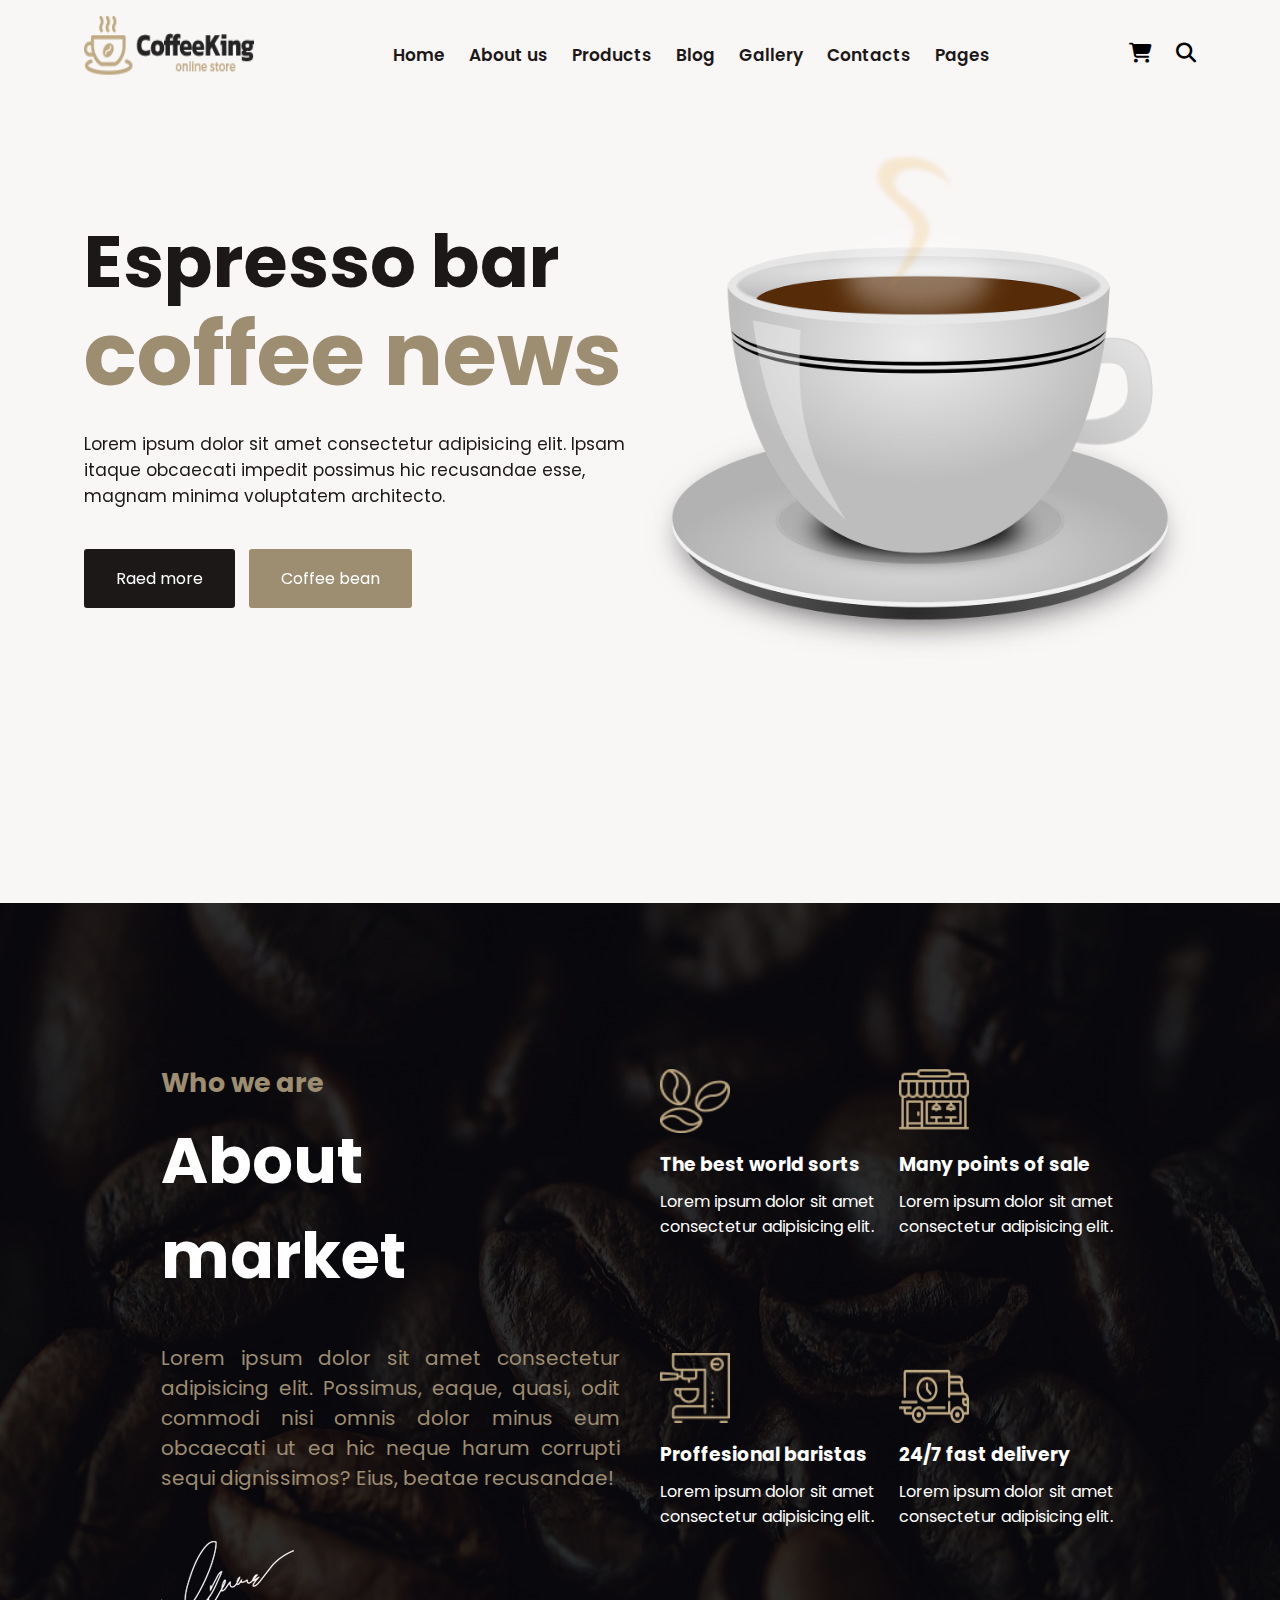
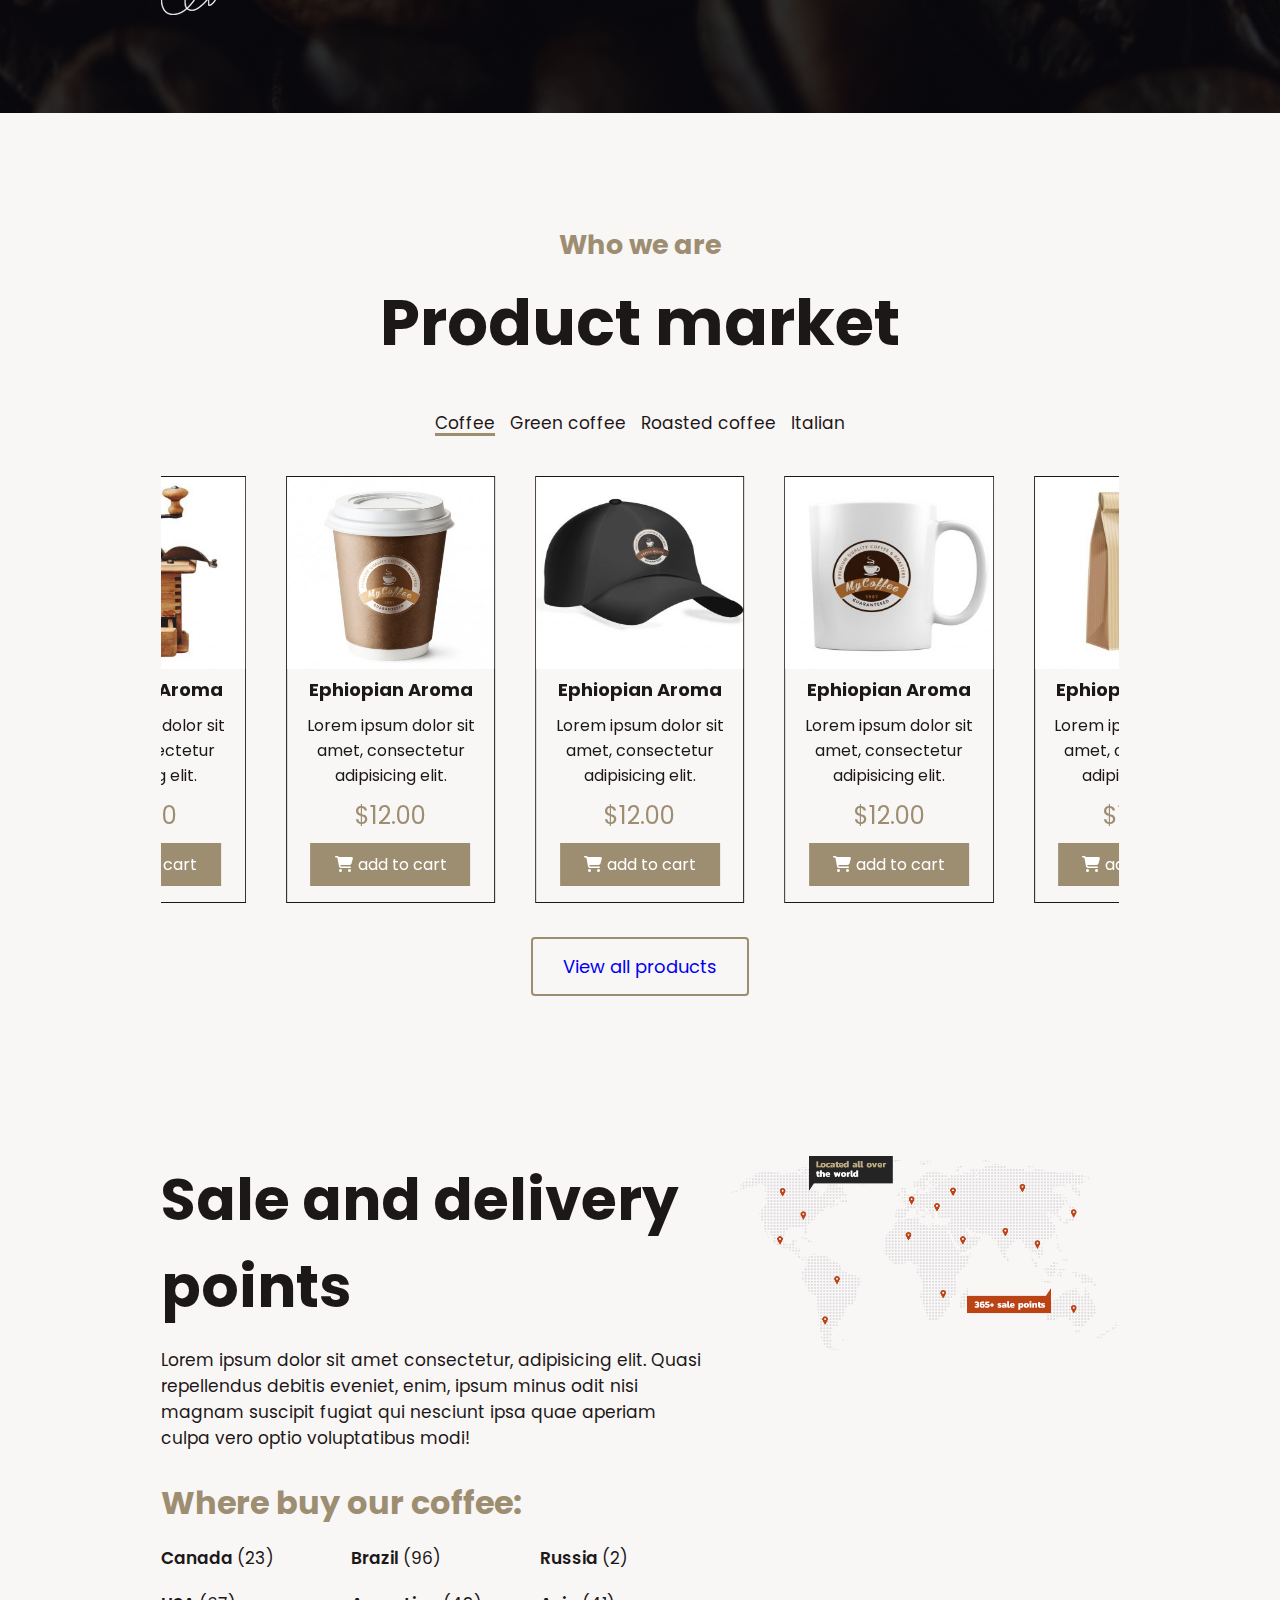
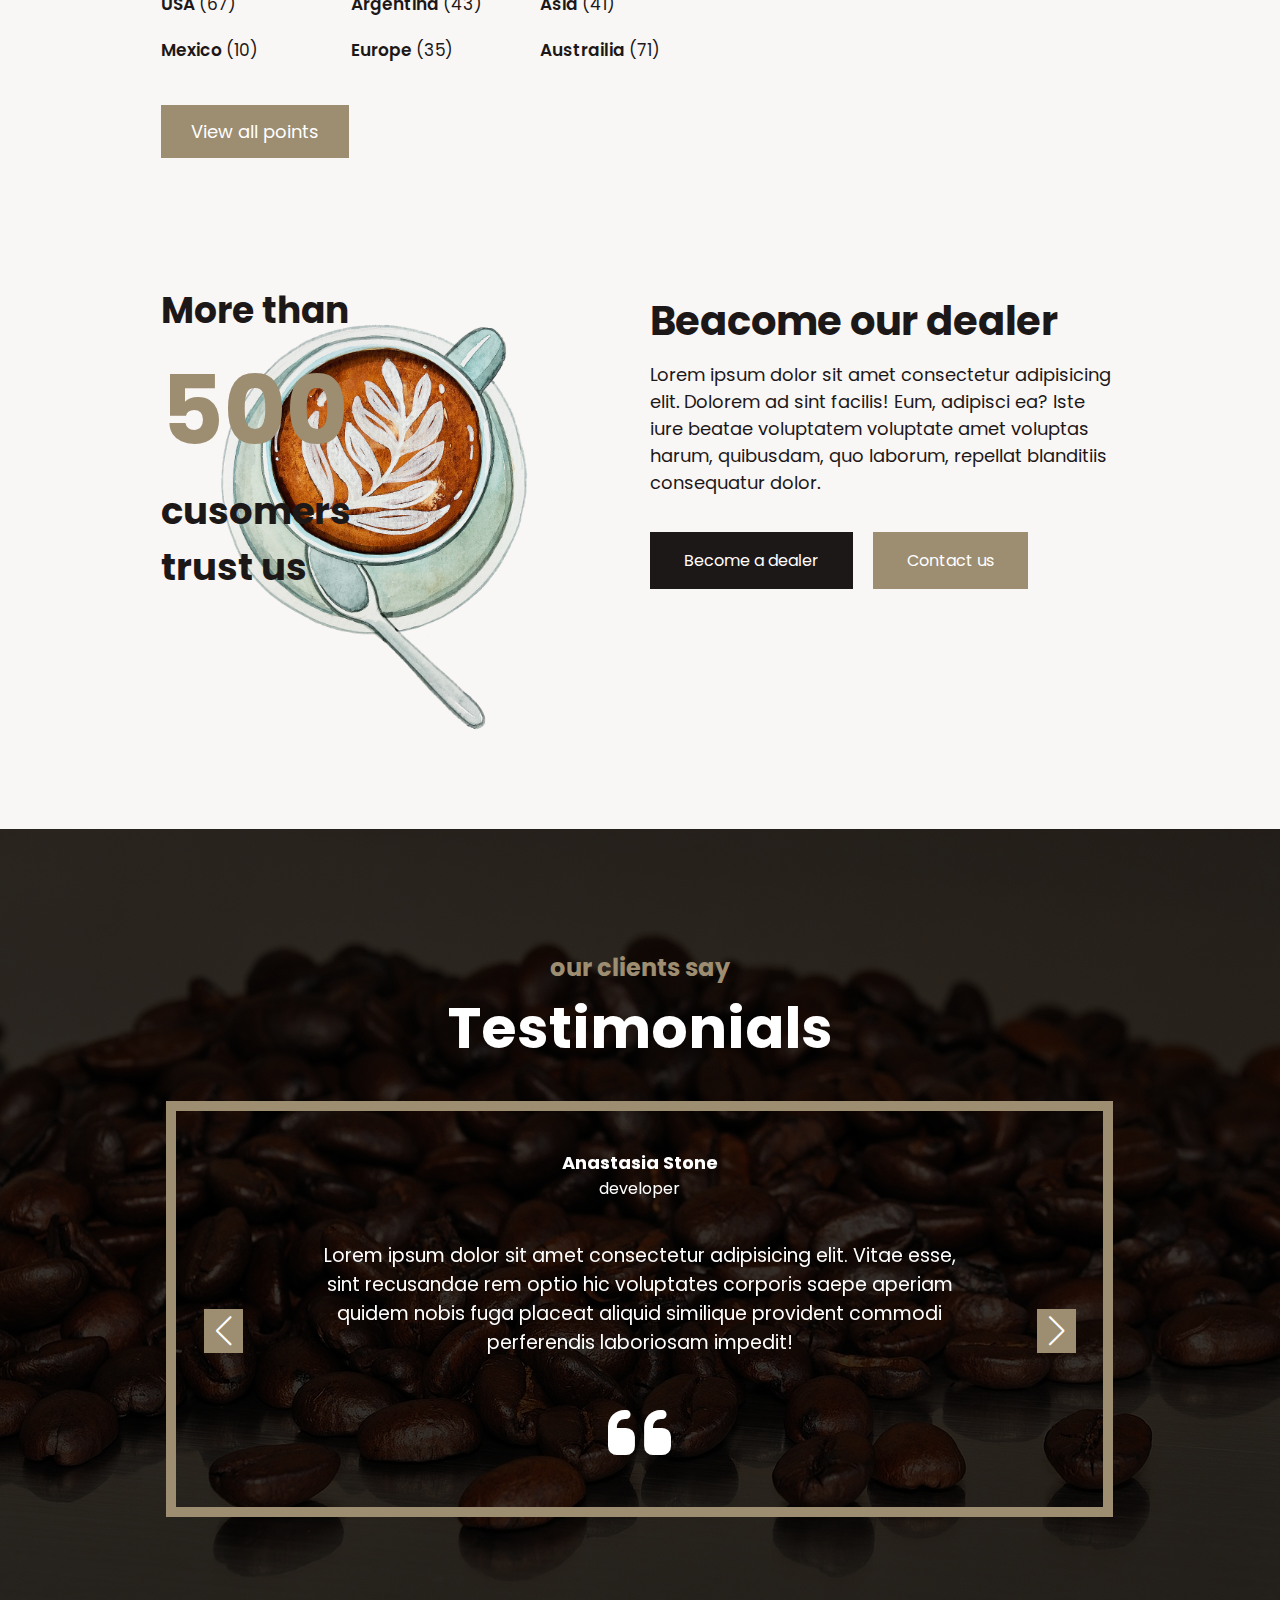
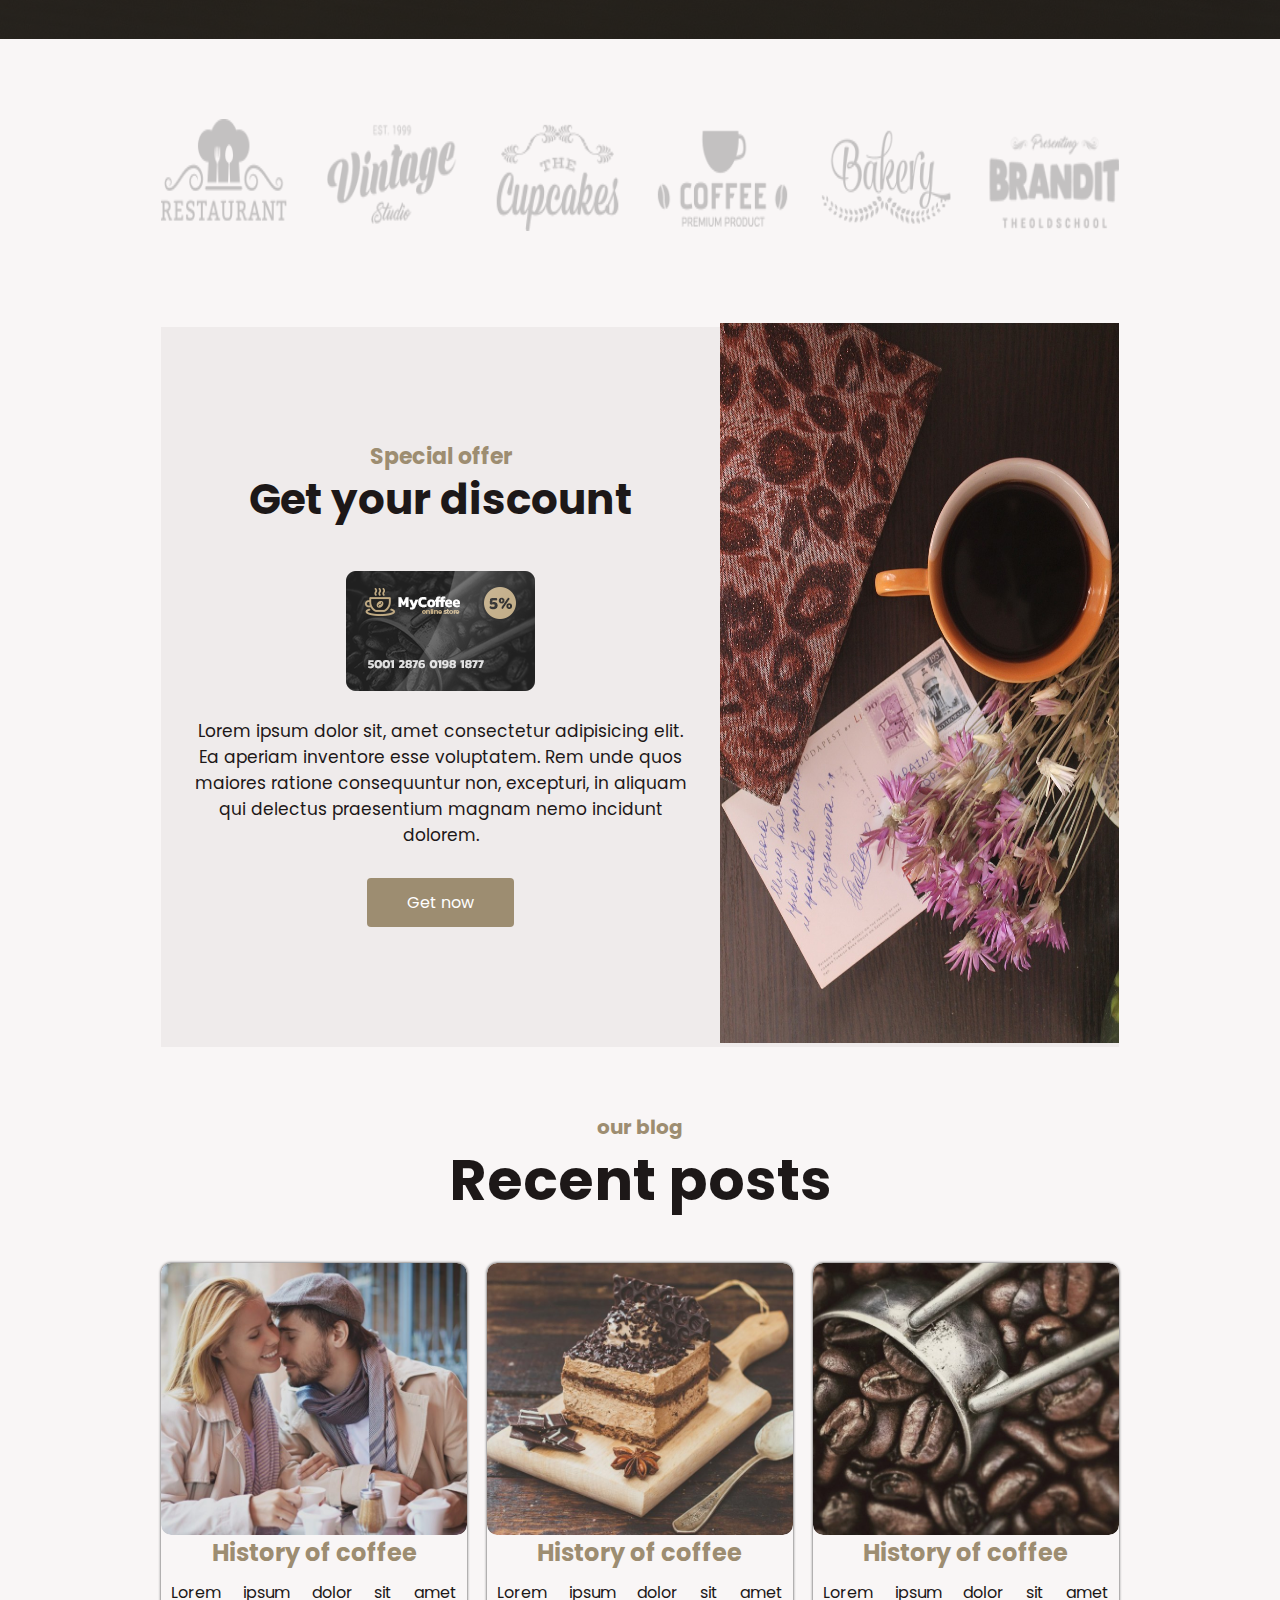
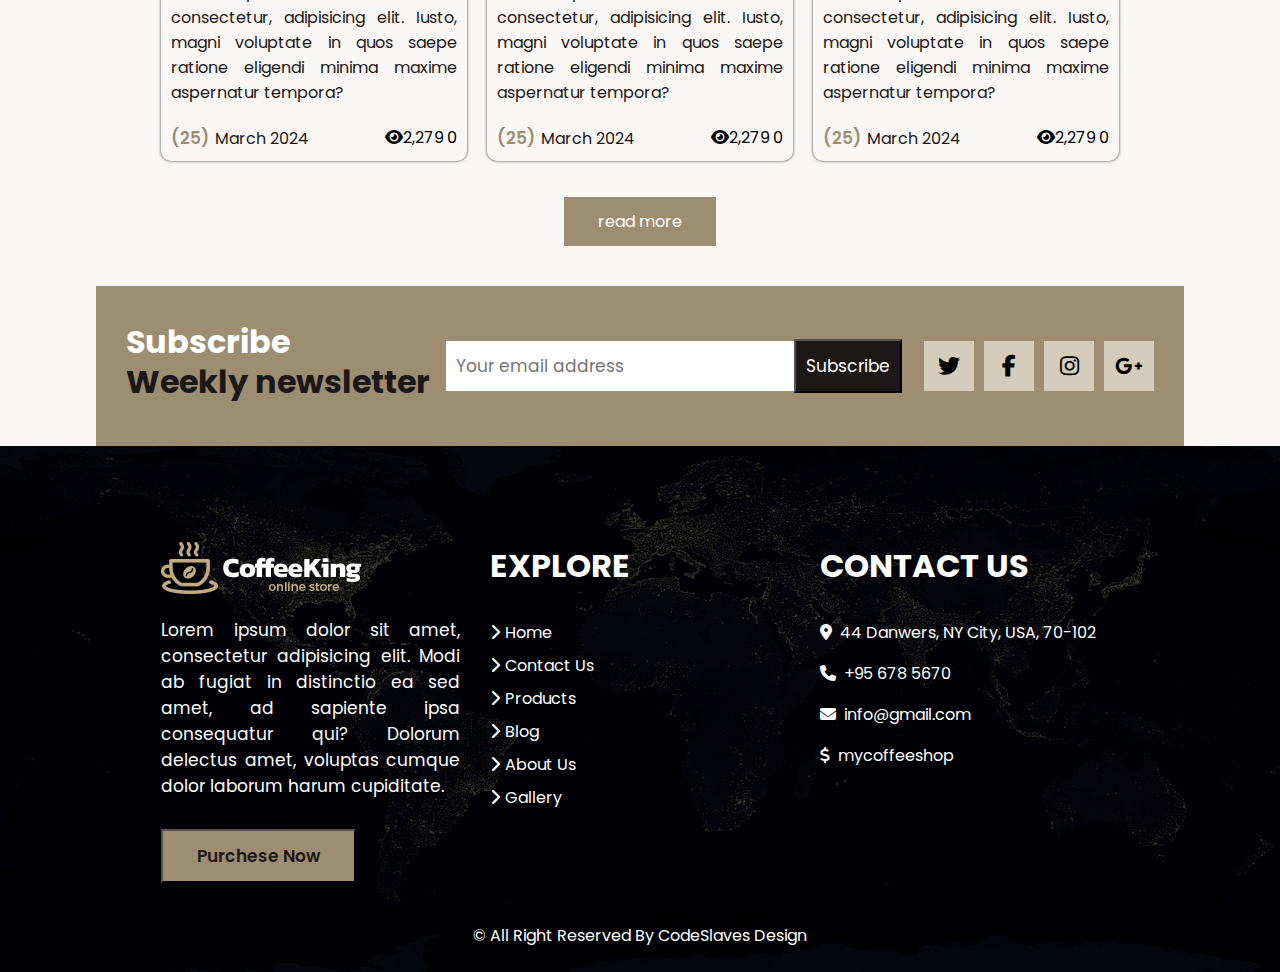
<file: Complete Coffee Shop Website/index.html>
<!DOCTYPE html>
<html lang="en">
<head>
    <meta charset="UTF-8">
    <meta name="viewport" content="width=device-width, initial-scale=1.0">
    
    <!---- Title -->
    <title>Home Page - Coffee Shop Website</title>

    <!-- Google Font -->
    <link rel="preconnect" href="https://fonts.googleapis.com">
    <link rel="preconnect" href="https://fonts.gstatic.com" crossorigin>
    <link href="https://fonts.googleapis.com/css2?family=Poppins:ital,wght@0,100;0,200;0,300;0,400;0,500;0,600;0,700;0,800;0,900;1,100;1,200;1,300;1,400;1,500;1,600;1,700;1,800;1,900&display=swap" rel="stylesheet">

    <!-- Font Awesome -->
    <link href="https://cdnjs.cloudflare.com/ajax/libs/font-awesome/6.5.1/css/all.min.css" rel="stylesheet">
    <link rel="stylesheet" href="https://cdn.jsdelivr.net/npm/swiper@11/swiper-bundle.min.css"/>

    <!---- Customer Css File -->
    <link rel="stylesheet" href="css/style.css">
</head>
<body>

    <!---- Navbar start ---->
    <div class="header">
        <div class="logo">
            <a href="#"><img src="img/logo.png" alt="image"></a>
        </div>
        <ul class="navbar">
            <li><a href="#">Home</a></li>
            <li><a href="#">About us</a>
                <ul class="drop-down">
                    <li><a href="#">About Us</a></li>
                    <li><a href="#">Delivery</a></li>
                    <li><a href="#">Events</a></li>
                    <li><a href="#">Special Offers</a></li>
                    <li><a href="#">Testimonials</a></li>
                </ul>
            </li>
            <li><a href="#">Products</a>
                <ul class="drop-down">
                    <li><a href="#">Shop</a></li>
                    <li><a href="#">Cart</a></li>
                    <li><a href="#">Checkout</a></li>
                    <li><a href="#">My Account</a></li>
                    <li><a href="#">Testimonials</a></li>
                </ul>
            </li>
            <li><a href="#">Blog</a>
                <ul class="drop-down">
                    <li><a href="#">Blog One Column</a></li>
                    <li><a href="#">Blog Two Column</a></li>
                    <li><a href="#">Blog Three Column</a></li>
                </ul>
            </li>
            <li><a href="#">Gallery</a>
                <ul class="drop-down">
                    <li><a href="#">Gallery 1-Column</a></li>
                    <li><a href="#">Gallery 2 Column</a></li>
                    <li><a href="#">Gallery 3 Column</a></li>
                </ul>
            </li>
            <li><a href="#">Contacts</a></li>
            <li><a href="#">Pages</a></li>
            
            <i class="fa-solid fa-x" id="close"></i>
        </ul>
        <div class="cart">
            <i class="fa-solid fa-cart-shopping"></i>
            <i class="fa-solid fa-search"></i>
            <i class="fa-solid fa-bars" id="menu"></i>
        </div>
    </div>

    <!---- Navbar ends ---->
    <!---- Home start ---->
    <div class="container">
        <div class="swiper mySwiper">
            <div class="swiper-wrapper">
                <div class="swiper-slide slide">
                    <div class="info">
                        <h1>Espresso bar</h1>
                        <h3>coffee news</h3>
                        <p>Lorem ipsum dolor sit amet consectetur adipisicing elit. Ipsam itaque obcaecati impedit possimus hic recusandae esse, magnam minima voluptatem architecto.</p>

                        <button class="black">Raed more</button>
                        <button class="brown">Coffee bean</button>
                    </div>
                    <img src="img/home-1.png" alt="">
                </div>
                <div class="swiper-slide slide">
                    <div class="info">
                        <h1>Online store</h1>
                        <h3>your market</h3>
                        <p>Lorem ipsum dolor sit amet consectetur adipisicing elit. Ipsam itaque obcaecati impedit possimus hic recusandae esse, magnam minima voluptatem architecto.</p>

                        <button class="brown">View products</button>
                        <button class="black">Raed more</button>
                    </div>
                    <img src="img/home-2.png" alt="">
                </div>
                <div class="swiper-slide slide">
                    <div class="info">
                        <h1>Coffee market</h1>
                        <h3>online store</h3>
                        <p>Lorem ipsum dolor sit amet consectetur adipisicing elit. Ipsam itaque obcaecati impedit possimus hic recusandae esse, magnam minima voluptatem architecto.</p>

                        <button class="black">Raed more</button>
                        <button class="brown">View products</button>
                    </div>
                    <img src="img/home-3.png" alt="">
                </div>
            </div>
            <div class="swiper-pagination"></div>
          </div>
    </div>
    <!---- Home ends ---->

    <!---- About start ---->
    <section class="about">
        <div class="about-row">
            <div class="about-col-1">
                <h6>Who we are</h6>
                <h2>About market</h2>
                <p>Lorem ipsum dolor sit amet consectetur adipisicing elit. Possimus, eaque, quasi, odit commodi nisi omnis dolor minus eum obcaecati ut ea hic neque harum corrupti sequi dignissimos? Eius, beatae recusandae!</p>
                <img src="img/sign.png" alt="">
            </div>
            <div class="about-col-2">
                <div class="col-1">
                    <img src="img/about-icon-1.png" alt="">
                    <h3>The best world sorts</h3>
                    <p>Lorem ipsum dolor sit amet consectetur adipisicing elit.</p>
                </div>
                <div class="col-1">
                    <img src="img/about-icon-2.png" alt="">
                    <h3>Many points of sale</h3>
                    <p>Lorem ipsum dolor sit amet consectetur adipisicing elit.</p>
                </div>
                <div class="col-1">
                    <img src="img/about-icon-3.png" alt="">
                    <h3>Proffesional baristas</h3>
                    <p>Lorem ipsum dolor sit amet consectetur adipisicing elit.</p>
                </div>
                <div class="col-1">
                    <img src="img/about-icon-4.png" alt="">
                    <h3>24/7 fast delivery</h3>
                    <p>Lorem ipsum dolor sit amet consectetur adipisicing elit.</p>
                </div>
            </div>
        </div>
    </section>
    
    <!---- About ends ---->

    <!---- Products start ---->
    <section class="products">
        <h6>Who we are</h6>
        <h2>Product market</h2>

        <div class="items">
            <button>Coffee</button>
            <button>Green coffee</button>
            <button>Roasted coffee</button>
            <button>Italian</button>
        </div>

        <div class="product-row">
            <div class="product-col">
                <div class="swiper myProducts">
                    <div class="swiper-wrapper">
                        <div class="swiper-slide slide">
                            <img src="img/c-1.jpg" alt="">
                            <h4>Ephiopian Aroma</h4>
                            <p>Lorem ipsum dolor sit amet, consectetur adipisicing elit.</p>
                            <span>$12.00</span>
                            <button><i class="fa-solid fa-cart-shopping"></i>add to cart</button>
                        </div>
                        <div class="swiper-slide slide">
                            <img src="img/c-2.jpg" alt="">
                            <h4>Ephiopian Aroma</h4>
                            <p>Lorem ipsum dolor sit amet, consectetur adipisicing elit.</p>
                            <span>$12.00</span>
                            <button><i class="fa-solid fa-cart-shopping"></i>add to cart</button>
                        </div>
                        <div class="swiper-slide slide">
                            <img src="img/c-3.jpg" alt="">
                            <h4>Ephiopian Aroma</h4>
                            <p>Lorem ipsum dolor sit amet, consectetur adipisicing elit.</p>
                            <span>$12.00</span>
                            <button><i class="fa-solid fa-cart-shopping"></i>add to cart</button>
                        </div>
                        <div class="swiper-slide slide">
                            <img src="img/c-4.jpg" alt="">
                            <h4>Ephiopian Aroma</h4>
                            <p>Lorem ipsum dolor sit amet, consectetur adipisicing elit.</p>
                            <span>$12.00</span>
                            <button><i class="fa-solid fa-cart-shopping"></i>add to cart</button>
                        </div>
                        <div class="swiper-slide slide">
                            <img src="img/c-5.jpg" alt="">
                            <h4>Ephiopian Aroma</h4>
                            <p>Lorem ipsum dolor sit amet, consectetur adipisicing elit.</p>
                            <span>$12.00</span>
                            <button><i class="fa-solid fa-cart-shopping"></i>add to cart</button>
                        </div>
                        <div class="swiper-slide slide">
                            <img src="img/c-6.jpg" alt="">
                            <h4>Ephiopian Aroma</h4>
                            <p>Lorem ipsum dolor sit amet, consectetur adipisicing elit.</p>
                            <span>$12.00</span>
                            <button><i class="fa-solid fa-cart-shopping"></i>add to cart</button>
                        </div>
                        <div class="swiper-slide slide">
                            <img src="img/c-7.jpg" alt="">
                            <h4>Ephiopian Aroma</h4>
                            <p>Lorem ipsum dolor sit amet, consectetur adipisicing elit.</p>
                            <span>$12.00</span>
                            <button><i class="fa-solid fa-cart-shopping"></i>add to cart</button>
                        </div>
                        <div class="swiper-slide slide">
                            <img src="img/c-5.jpg" alt="">
                            <h4>Ephiopian Aroma</h4>
                            <p>Lorem ipsum dolor sit amet, consectetur adipisicing elit.</p>
                            <span>$12.00</span>
                            <button><i class="fa-solid fa-cart-shopping"></i>add to cart</button>
                        </div>
                    </div>
                </div>

                <a href="#">View all products</a>
            </div>
        </div>
    </section>
    
    <!---- Products ends ---->

    <!---- Sales start ---->
    <section class="sales">
        <div class="sales-row">
            <div class="sales-col-one">
                <h1>Sale and delivery <br> points</h1>
                <p class="text">Lorem ipsum dolor sit amet consectetur, adipisicing elit. Quasi repellendus debitis eveniet, enim, ipsum minus odit nisi magnam suscipit fugiat qui nesciunt ipsa quae aperiam culpa vero optio voluptatibus modi!</p>
                <h4>Where buy our coffee:</h4>
                <div class="location">
                    <p>Canada <span>(23)</span></p>
                    <p>Brazil <span>(96)</span></p>
                    <p>Russia <span>(2)</span></p>
                    <p>USA <span>(67)</span></p>
                    <p>Argentina <span>(43)</span></p>
                    <p>Asia <span>(41)</span></p>
                    <p>Mexico <span>(10)</span></p>
                    <p>Europe <span>(35)</span></p>
                    <p>Austrailia <span>(71)</span></p>
                </div>
                <a href="#">View all points</a>
            </div>
            <div class="sales-col-two">
                <img src="img/map.png" alt="">
            </div>
        </div>
    </section>
    
    <!---- Sales ends ---->

    <!---- dealer start ---->
    <section class="dealer">
        <div class="dealer-row">
            <div class="dealer-col-one">
                <img src="img/dealer.png" alt="">
                <div class="info">
                    <h5>More than</h5>
                    <h3>500</h3>
                    <h4>cusomers <br> trust us</h4>
                </div>
            </div>
            <div class="dealer-col-two">
                <h1>Beacome our dealer</h1>
                <p>Lorem ipsum dolor sit amet consectetur adipisicing elit. Dolorem ad sint facilis! Eum, adipisci ea? Iste iure beatae voluptatem voluptate amet voluptas harum, quibusdam, quo laborum, repellat blanditiis consequatur dolor.</p>
                <button class="become">Become a dealer</button>
                <button class="contact">Contact us</button>
            </div>
        </div>
    </section>

    <!---- dealer ends ---->

    <!---- testimonial start ---->
    <div class="testimonial">
        <h4>our clients say</h4>
        <h1>Testimonials</h1>

        <div class="swiper myTestimonial">
            <div class="swiper-wrapper">
                <div class="swiper-slide slide">
                    <h6>Anastasia Stone</h6>
                    <span>developer</span>

                    <p>Lorem ipsum dolor sit amet consectetur adipisicing elit. Vitae esse, sint recusandae rem optio hic voluptates corporis saepe aperiam quidem nobis fuga placeat aliquid similique provident commodi perferendis laboriosam impedit!</p>
                    <i class="fa-sharp fa-solid fa-quote-left"></i>
                </div>
                <div class="swiper-slide slide">
                    <h6>Anastasia Stone</h6>
                    <span>developer</span>

                    <p>Lorem ipsum dolor sit amet consectetur adipisicing elit. Vitae esse, sint recusandae rem optio hic voluptates corporis saepe aperiam quidem nobis fuga placeat aliquid similique provident commodi perferendis laboriosam impedit!</p>
                    <i class="fa-sharp fa-solid fa-quote-left"></i>
                </div>
                <div class="swiper-slide slide">
                    <h6>Anastasia Stone</h6>
                    <span>developer</span>

                    <p>Lorem ipsum dolor sit amet consectetur adipisicing elit. Vitae esse, sint recusandae rem optio hic voluptates corporis saepe aperiam quidem nobis fuga placeat aliquid similique provident commodi perferendis laboriosam impedit!</p>
                    <i class="fa-sharp fa-solid fa-quote-left"></i>
                </div>
            </div>
            <div class="swiper-button-next"></div>
            <div class="swiper-button-prev"></div>
          </div>
    </div>
    
    <!---- testimonial ends ---->

    <!---- brand start ---->
    <section class="brand">
        <img src="img/b-1.png" alt="">
        <img src="img/b-2.png" alt="">
        <img src="img/b-3.png" alt="">
        <img src="img/b-4.png" alt="">
        <img src="img/b-5.png" alt="">
        <img src="img/b-6.png" alt="">
    </section>
    <!---- brand ends ---->

    <!---- offer start ---->
    <section class="offer">
        <div class="offer-row">
            <div class="offer-col-one">
                <h5>Special offer</h5>
                <h1>Get your discount</h1>
                <img src="img/card.png" alt="">
                <p>Lorem ipsum dolor sit, amet consectetur adipisicing elit. Ea aperiam inventore esse voluptatem. Rem unde quos maiores ratione consequuntur non, excepturi, in aliquam qui delectus praesentium magnam nemo incidunt dolorem.</p>
                <button>Get now</button>
            </div>
            <div class="offer-col-two">
                <img src="img/offer-side.jpg" alt="">
            </div>
        </div>
    </section>
    <!---- offer ends ---->

    <!---- blog start ---->
    <section class="blog">
        <h6>our blog</h6>
        <h1>Recent posts</h1>
        <div class="blog-row">
            <div class="blog-col">
                <div class="image">
                    <img src="img/blog-1.jpg" alt="">
                </div>
                <h3>History of coffee</h3>
                <p>Lorem ipsum dolor sit amet consectetur, adipisicing elit. Iusto, magni voluptate in quos saepe ratione eligendi minima maxime aspernatur tempora?</p>
                <div class="date">
                    <p><span>(25)</span>March 2024</p>
                    <div class="message">
                        <span><i class="fa-solid fa-eye"></i>2,279</span>
                        <span><i class="fa-regular fa-message-middle"></i>0</span>
                    </div>
                </div>
            </div>
            <div class="blog-col">
                <div class="image">
                    <img src="img/blog-2.jpg" alt="">
                </div>
                <h3>History of coffee</h3>
                <p>Lorem ipsum dolor sit amet consectetur, adipisicing elit. Iusto, magni voluptate in quos saepe ratione eligendi minima maxime aspernatur tempora?</p>
                <div class="date">
                    <p><span>(25)</span>March 2024</p>
                    <div class="message">
                        <span><i class="fa-solid fa-eye"></i>2,279</span>
                        <span><i class="fa-regular fa-message-middle"></i>0</span>
                    </div>
                </div>
            </div>
            <div class="blog-col">
                <div class="image">
                    <img src="img/blog-3.jpg" alt="">
                </div>
                <h3>History of coffee</h3>
                <p>Lorem ipsum dolor sit amet consectetur, adipisicing elit. Iusto, magni voluptate in quos saepe ratione eligendi minima maxime aspernatur tempora?</p>
                <div class="date">
                    <p><span>(25)</span>March 2024</p>
                    <div class="message">
                        <span><i class="fa-solid fa-eye"></i>2,279</span>
                        <span><i class="fa-regular fa-message-middle"></i>0</span>
                    </div>
                </div>
            </div>
        </div>

        <button>read more</button>
    </section>
    <!---- blog ends ---->

    <!---- footer start ---->
    <section class="subscribe">
        <div class="col-1">
            <h3>Subscribe</h3>
            <h4>Weekly newsletter</h4>
        </div>
        <div class="col-2">
            <input type="text" placeholder="Your email address">
            <button>Subscribe</button>
        </div>
        <div class="col-3">
            <i class="fa-brands fa-twitter"></i>
            <i class="fa-brands fa-facebook-f"></i>
            <i class="fa-brands fa-instagram"></i>
            <i class="fa-brands fa-google-plus-g"></i>
        </div>
    </section>
    <div class="footer">
        <div class="footer-row">
            <div class="footer-col">
                <img src="img/logo_white-7.png" alt="">
                <p class="text">
                    Lorem ipsum dolor sit amet, consectetur adipisicing elit. Modi ab fugiat in distinctio ea sed amet, ad sapiente ipsa consequatur qui? Dolorum delectus amet, voluptas cumque dolor laborum harum cupiditate.
                </p>
                <button>Purchese Now</button>
            </div>
            <div class="footer-col">
                <h3>Explore</h3>
                <div class="links">
                    <a href="#"><i class="fa-solid fa-chevron-right"></i>Home</a>
                    <a href="#"><i class="fa-solid fa-chevron-right"></i>Contact Us</a>
                    <a href="#"><i class="fa-solid fa-chevron-right"></i>Products</a>
                    <a href="#"><i class="fa-solid fa-chevron-right"></i>Blog</a>
                    <a href="#"><i class="fa-solid fa-chevron-right"></i>About Us</a>
                    <a href="#"><i class="fa-solid fa-chevron-right"></i>Gallery</a>
                </div>
            </div>
            <div class="footer-col">
                <h3>Contact us</h3>
                <p><i class="fa-solid fa-location-dot"></i>44 Danwers, NY City, USA, 70-102</p>
                <p><i class="fa-solid fa-phone"></i>+95 678 5670</p>
                <p><i class="fa-solid fa-envelope"></i>info@gmail.com</p>
                <p><i class="fa-sharp fa-solid fa-dollar-sign"></i>mycoffeeshop</p>
            </div>
        </div>
        <div class="footer-bottom">
            <p>&copy; All Right Reserved By CodeSlaves Design</p>
        </div>
    </div>
    
    <!---- footer ends ---->

    <!---- Swiper demo js ---->
    <script src="https://cdn.jsdelivr.net/npm/swiper@11/swiper-bundle.min.js"></script>

    <!---- Customer Js File ---->
    <script src="js/script.js"></script>
    
</body>
</html>
</file>
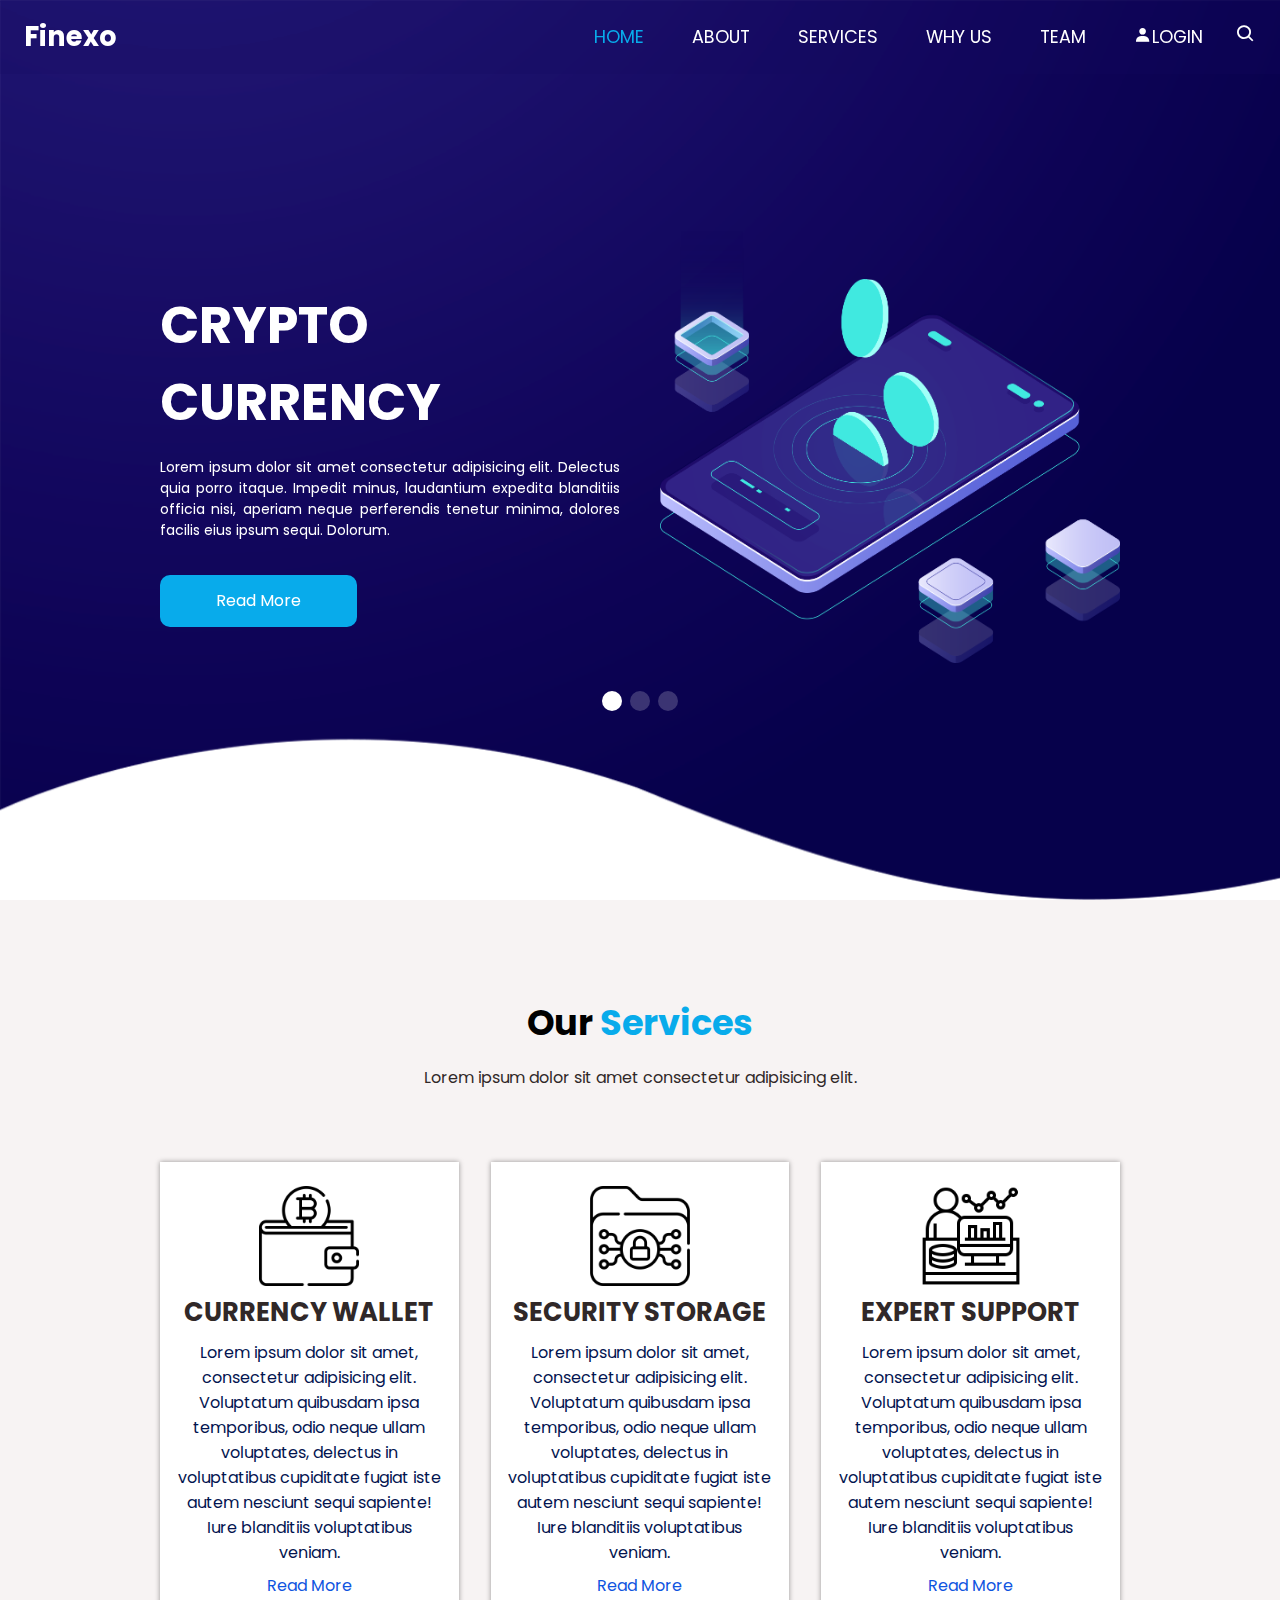
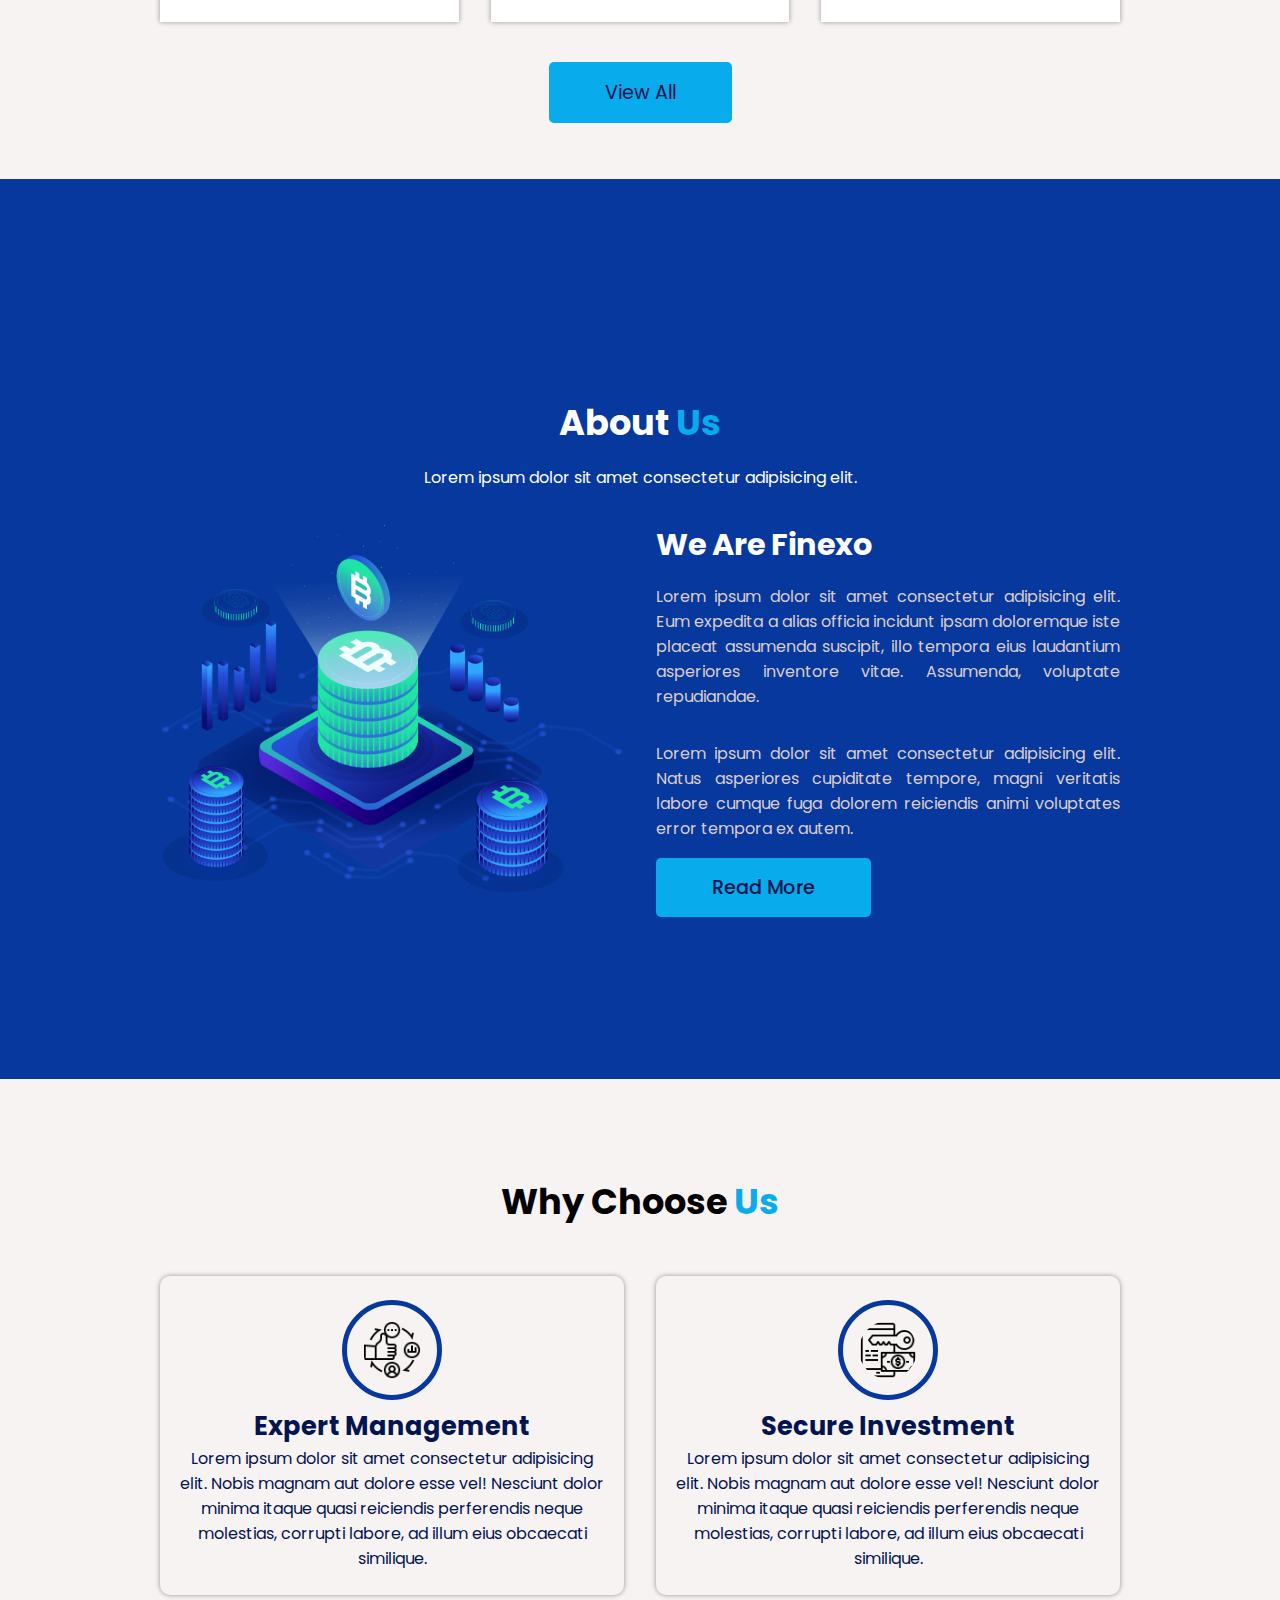
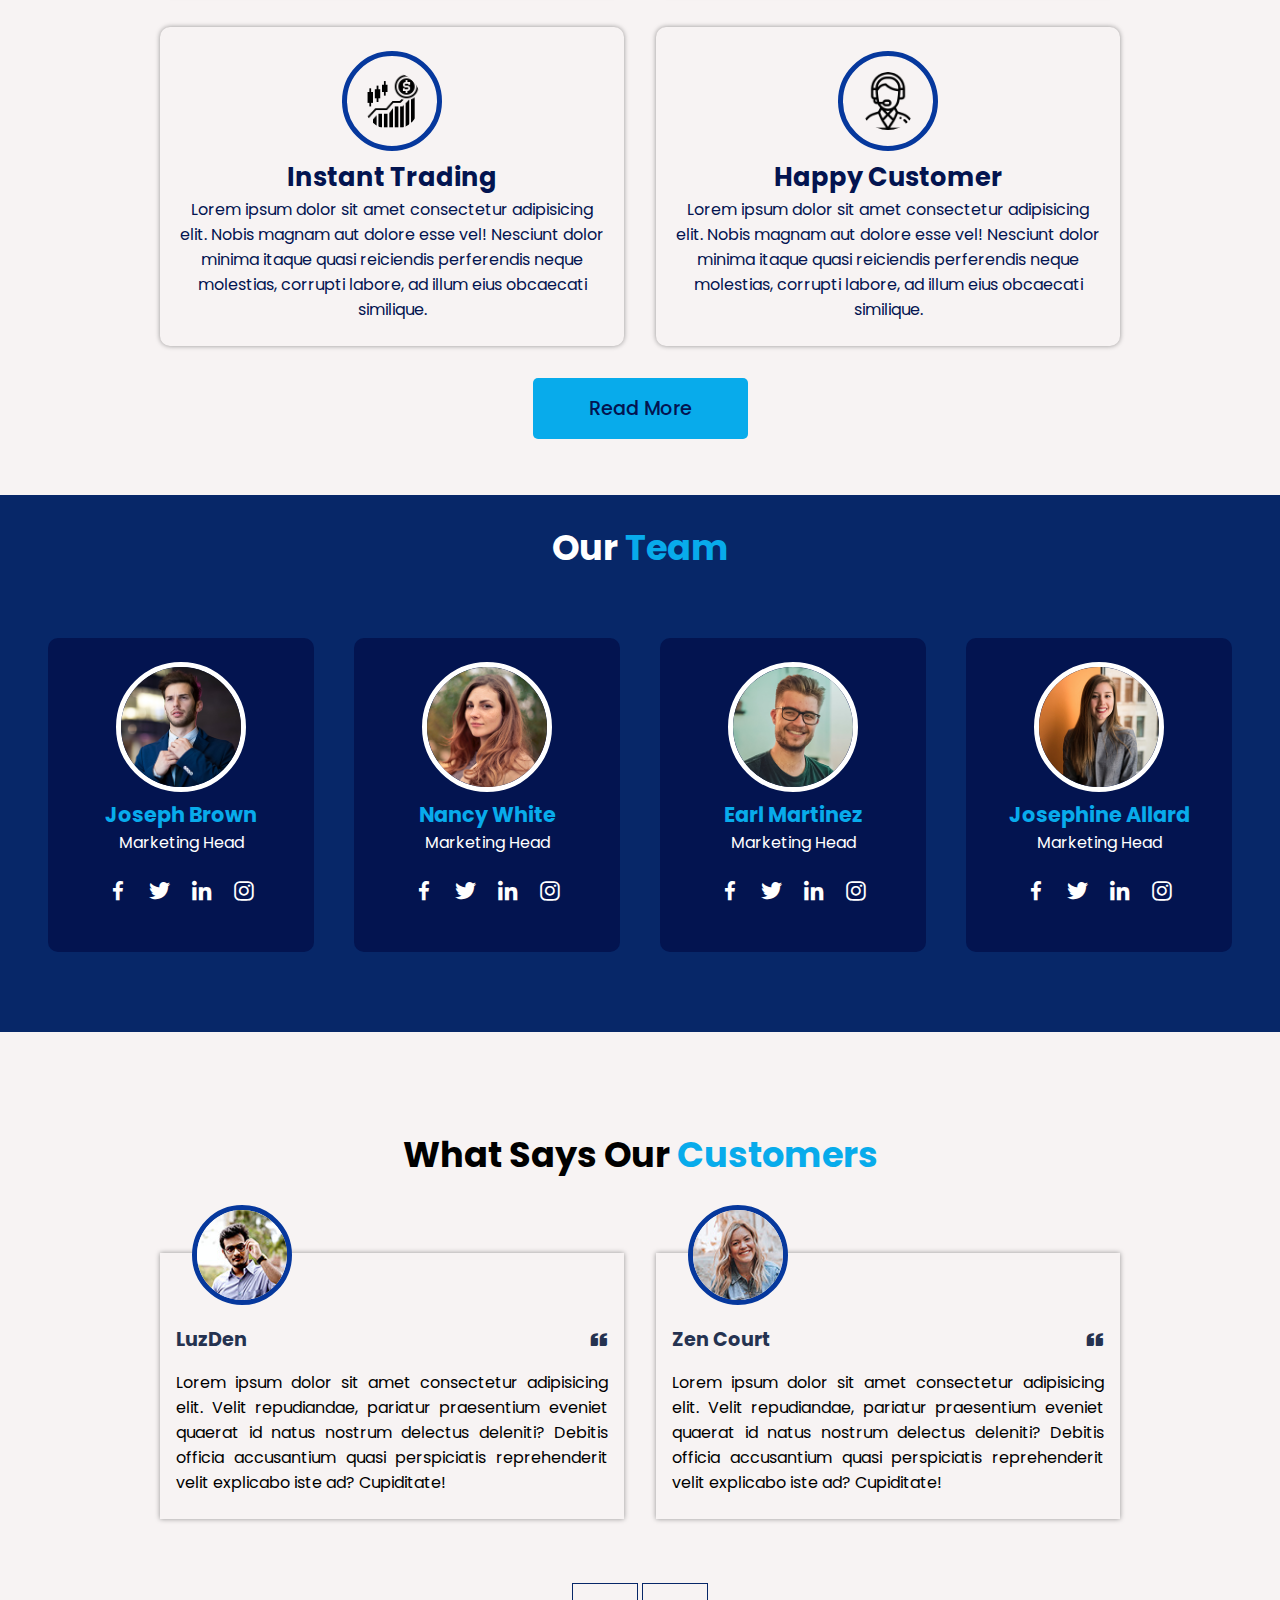
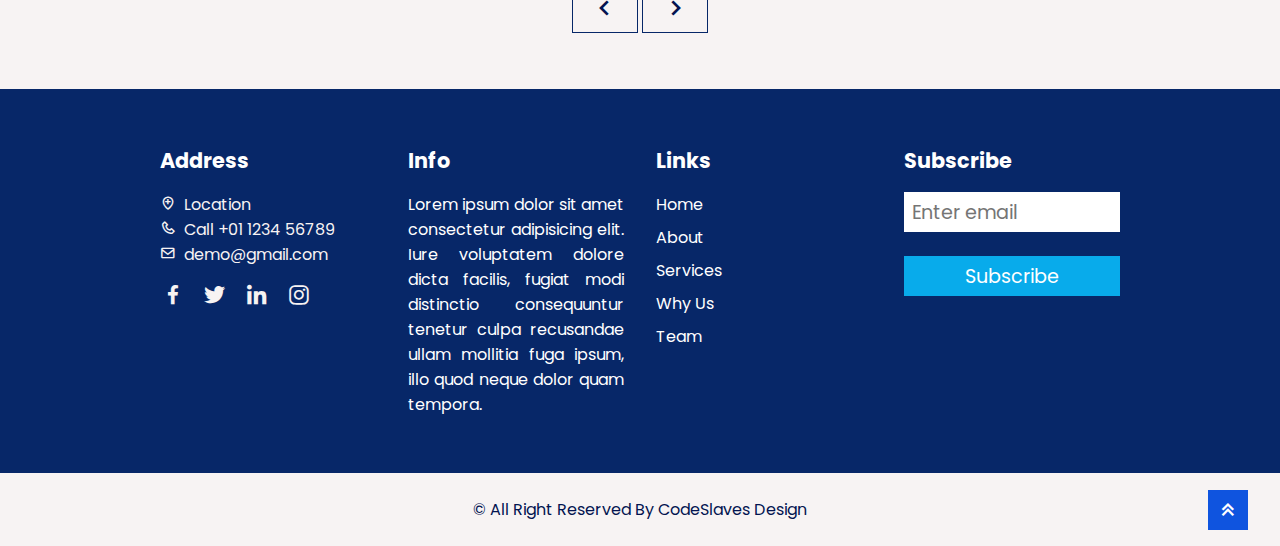
<file: Crypto Currency Website/index.html>
<!DOCTYPE html>
<html lang="en">
<head>
    <meta charset="UTF-8">
    <meta name="viewport" content="width=device-width, initial-scale=1.0">

    <!--- title -->
    <title>Crypto Currency Website | 2023 New</title>
    <!--- swiper css link -->
    <link rel="stylesheet" href="https://cdn.jsdelivr.net/npm/swiper@10/swiper-bundle.min.css" />
    <!--- customer css file -->
    <link rel="stylesheet" href="css/style.css">
    <!--- boxicon cdn link -->
    <link rel="stylesheet" href="https://unpkg.com/boxicons@latest/css/boxicons.min.css">
</head>
<body>

        <!--- pre loader -->
        <div class="preLoader"></div>

        <!--- header section start -->
        <header class="header">
            <div class="logo">
                <h2>Finexo</h2>
            </div>
            <div class="navbar">
                <a href="index.html" class="active">home</a>
                <a href="about.html">about</a>
                <a href="service.html">services</a>
                <a href="why.html" >why us</a>
                <a href="team.html" >team</a>
                <a href="#"><i class='bx bxs-user'></i>login</a>
                <span><i class='bx bx-search' ></i></span>
            </div>

            <i class="bx bx-menu" id="menuBtn"></i>
        </header>
       
        <!--- hero section start -->
        <div class="hero">
            <div class="swiper mySwiper">
                <div class="swiper-wrapper">
                  <div class="swiper-slide slide">
                        <div class="hero-col">
                            <h1>crypto <br> currency</h1>
                            <p>Lorem ipsum dolor sit amet consectetur adipisicing elit. Delectus quia porro itaque. Impedit minus, laudantium expedita blanditiis officia nisi, aperiam neque perferendis tenetur minima, dolores facilis eius ipsum sequi. Dolorum.</p>

                            <a href="#" class="btn">read more</a>
                        </div>
                        <div class="hero-col">
                            <img src="images/slider-img.png" alt="">
                        </div>
                  </div>
                  <div class="swiper-slide slide">
                        <div class="hero-col">
                            <h1>crypto <br> currency</h1>
                            <p>Lorem ipsum dolor sit amet consectetur adipisicing elit. Delectus quia porro itaque. Impedit minus, laudantium expedita blanditiis officia nisi, aperiam neque perferendis tenetur minima, dolores facilis eius ipsum sequi. Dolorum.</p>

                            <a href="#" class="btn">read more</a>
                        </div>
                        <div class="hero-col">
                            <img src="images/slider-img.png" alt="">
                        </div>
                  </div>
                  <div class="swiper-slide slide">
                        <div class="hero-col">
                            <h1>crypto <br> currency</h1>
                            <p>Lorem ipsum dolor sit amet consectetur adipisicing elit. Delectus quia porro itaque. Impedit minus, laudantium expedita blanditiis officia nisi, aperiam neque perferendis tenetur minima, dolores facilis eius ipsum sequi. Dolorum.</p>

                            <a href="#" class="btn">read more</a>
                        </div>
                        <div class="hero-col">
                            <img src="images/slider-img.png" alt="">
                        </div>
                  </div>  
                </div>

                <div class="swiper-pagination"></div>
              </div>
        </div>
        
        <!--- services section start -->     
        <section class="services">
            <h2>our <span>services</span></h2>
            <p class="text">Lorem ipsum dolor sit amet consectetur adipisicing elit.</p>

            <div class="service-row">
                <div class="col-1">
                    <img src="images/s1.png" alt="">
                    <h4>currency wallet</h4>
                    <p>Lorem ipsum dolor sit amet, consectetur adipisicing elit. Voluptatum quibusdam ipsa temporibus, odio neque ullam voluptates, delectus in voluptatibus cupiditate fugiat iste autem nesciunt sequi sapiente! Iure blanditiis voluptatibus veniam.</p>
                    <a href="#">read more</a>
                </div>
                <div class="col-1">
                    <img src="images/s2.png" alt="">
                    <h4>security storage</h4>
                    <p>Lorem ipsum dolor sit amet, consectetur adipisicing elit. Voluptatum quibusdam ipsa temporibus, odio neque ullam voluptates, delectus in voluptatibus cupiditate fugiat iste autem nesciunt sequi sapiente! Iure blanditiis voluptatibus veniam.</p>
                    <a href="#">read more</a>
                </div>
                <div class="col-1">
                    <img src="images/s3.png" alt="">
                    <h4>expert support</h4>
                    <p>Lorem ipsum dolor sit amet, consectetur adipisicing elit. Voluptatum quibusdam ipsa temporibus, odio neque ullam voluptates, delectus in voluptatibus cupiditate fugiat iste autem nesciunt sequi sapiente! Iure blanditiis voluptatibus veniam.</p>
                    <a href="#">read more</a>
                </div>
            </div>

            <button class="all">view all</button>
        </section>

        <!--- about us section start -->
        <section class="about">
            <h2>about <span>us</span></h2>
            <p class="text">Lorem ipsum dolor sit amet consectetur adipisicing elit.</p>

            <div class="about-row">
                <div class="col-2">
                    <img src="images/about-img.png" alt="">
                </div>
                <div class="col-2">
                    <h4>we are Finexo</h4>
                    <p>Lorem ipsum dolor sit amet consectetur adipisicing elit. Eum expedita a alias officia incidunt ipsam doloremque iste placeat assumenda suscipit, illo tempora eius laudantium asperiores inventore vitae. Assumenda, voluptate repudiandae.</p>
                    <p>Lorem ipsum dolor sit amet consectetur adipisicing elit. Natus asperiores cupiditate tempore, magni veritatis labore cumque fuga dolorem reiciendis animi voluptates error tempora ex autem.</p>

                    <a href="#">read more</a>
                </div>
            </div>
        </section>
       
        <!--- choose section start -->
        <section class="choose">
            <h2>why choose <span>us</span></h2>

            <div class="choose-row">
                <div class="col-3">
                    <img src="images/w1.png" alt="">
                    <h4>expert management</h4>
                    <p>Lorem ipsum dolor sit amet consectetur adipisicing elit. Nobis magnam aut dolore esse vel! Nesciunt dolor minima itaque quasi reiciendis perferendis neque molestias, corrupti labore, ad illum eius obcaecati similique.</p>
                </div>
                <div class="col-3">
                    <img src="images/w2.png" alt="">
                    <h4>secure investment</h4>
                    <p>Lorem ipsum dolor sit amet consectetur adipisicing elit. Nobis magnam aut dolore esse vel! Nesciunt dolor minima itaque quasi reiciendis perferendis neque molestias, corrupti labore, ad illum eius obcaecati similique.</p>
                </div>
                <div class="col-3">
                    <img src="images/w3.png" alt="">
                    <h4>instant trading</h4>
                    <p>Lorem ipsum dolor sit amet consectetur adipisicing elit. Nobis magnam aut dolore esse vel! Nesciunt dolor minima itaque quasi reiciendis perferendis neque molestias, corrupti labore, ad illum eius obcaecati similique.</p>
                </div>
                <div class="col-3">
                    <img src="images/w4.png" alt="">
                    <h4>happy customer</h4>
                    <p>Lorem ipsum dolor sit amet consectetur adipisicing elit. Nobis magnam aut dolore esse vel! Nesciunt dolor minima itaque quasi reiciendis perferendis neque molestias, corrupti labore, ad illum eius obcaecati similique.</p>
                </div>
            </div>

            <a href="#">read more</a>
        </section>
       
        <!--- team section start -->
        <div class="team">
            <h2>our <span>team</span></h2>

            <div class="team-row">
                <div class="team-col">
                    <img src="images/team-1.jpg" alt="">
                    <h5>joseph brown</h5>
                    <span>marketing head</span>

                    <div class="social">
                        <i class="bx bxl-facebook"></i>
                        <i class="bx bxl-twitter"></i>
                        <i class="bx bxl-linkedin"></i>
                        <i class="bx bxl-instagram"></i>
                    </div>
                </div>

                <div class="team-col">
                    <img src="images/team-2.jpg" alt="">
                    <h5>nancy white</h5>
                    <span>marketing head</span>

                    <div class="social">
                        <i class="bx bxl-facebook"></i>
                        <i class="bx bxl-twitter"></i>
                        <i class="bx bxl-linkedin"></i>
                        <i class="bx bxl-instagram"></i>
                    </div>
                </div>

                <div class="team-col">
                    <img src="images/team-3.jpg" alt="">
                    <h5>earl martinez</h5>
                    <span>marketing head</span>

                    <div class="social">
                        <i class="bx bxl-facebook"></i>
                        <i class="bx bxl-twitter"></i>
                        <i class="bx bxl-linkedin"></i>
                        <i class="bx bxl-instagram"></i>
                    </div>
                </div>

                <div class="team-col">
                    <img src="images/team-4.jpg" alt="">
                    <h5>josephine allard</h5>
                    <span>marketing head</span>

                    <div class="social">
                        <i class="bx bxl-facebook"></i>
                        <i class="bx bxl-twitter"></i>
                        <i class="bx bxl-linkedin"></i>
                        <i class="bx bxl-instagram"></i>
                    </div>
                </div>
            </div>
        </div>
       
        <!--- customer section start -->
        <section class="customer">
            <h2>what says our <span>customers</span></h2>

            <div class="custom-row">
                <div class="custom-col">
                    <img src="images/client1.jpg" alt="">
                    <div class="col-1">
                        <h6>LuzDen</h6>
                        <i class="bx bxs-quote-left"></i>
                    </div>
                    <p>Lorem ipsum dolor sit amet consectetur adipisicing elit. Velit repudiandae, pariatur praesentium eveniet quaerat id natus nostrum delectus deleniti? Debitis officia accusantium quasi perspiciatis reprehenderit velit explicabo iste ad? Cupiditate!</p>
                </div>
                <div class="custom-col">
                    <img src="images/client2.jpg" alt="">
                    <div class="col-1">
                        <h6>Zen Court</h6>
                        <i class="bx bxs-quote-left"></i>
                    </div>
                    <p>Lorem ipsum dolor sit amet consectetur adipisicing elit. Velit repudiandae, pariatur praesentium eveniet quaerat id natus nostrum delectus deleniti? Debitis officia accusantium quasi perspiciatis reprehenderit velit explicabo iste ad? Cupiditate!</p>
                </div>        
            </div>

            <div class="arrow-btn">
                <span class="bx bx-chevron-left"></span>
                <span class="bx bx-chevron-right"></span>
            </div>
        </section>
        
        <!--- footer section start -->
        <section class="footer">
            <div class="footer-row">
                <div class="footer-col">
                    <h5>Address</h5>
                    <span><i class="bx bx-location-plus"></i>Location</span>
                    <span><i class="bx bx-phone"></i>Call +01 1234 56789</span>
                    <span><i class="bx bx-envelope"></i>demo@gmail.com</span>

                    <div class="social">
                        <span class="bx bxl-facebook"></span>
                        <span class="bx bxl-twitter"></span>
                        <span class="bx bxl-linkedin"></span>
                        <span class="bx bxl-instagram"></span>
                    </div>
                </div>

                <div class="footer-col">
                    <h5>Info</h5>
                    <p>Lorem ipsum dolor sit amet consectetur adipisicing elit. Iure voluptatem dolore dicta facilis, fugiat modi distinctio consequuntur tenetur culpa recusandae ullam mollitia fuga ipsum, illo quod neque dolor quam tempora.</p>
                </div>

                <div class="footer-col">
                    <h5>Links</h5>
                    <a href="#">home</a>
                    <a href="#">about</a>
                    <a href="#">services</a>
                    <a href="#">why us</a>
                    <a href="#">team</a>
                </div>

                <div class="footer-col">
                    <h5>Subscribe</h5>

                    <input type="text" placeholder="Enter email">
                    <button>Subscribe</button>
                    
                </div>
            </div>
        </section>

        <div class="footer-bottom">
            <span>&copy; All Right Reserved By CodeSlaves Design</span>

            <div class="top-button">
                <a href="#">
                    <i class="bx bx-chevrons-up"></i>
                </a>
            </div>
        </div>
        
        <!--- swiper js link -->
        <script src="https://cdn.jsdelivr.net/npm/swiper@10/swiper-bundle.min.js"></script>
        <!--- customer js file -->
        <script src="js/script.js"></script>
</body>
</html>
</file>
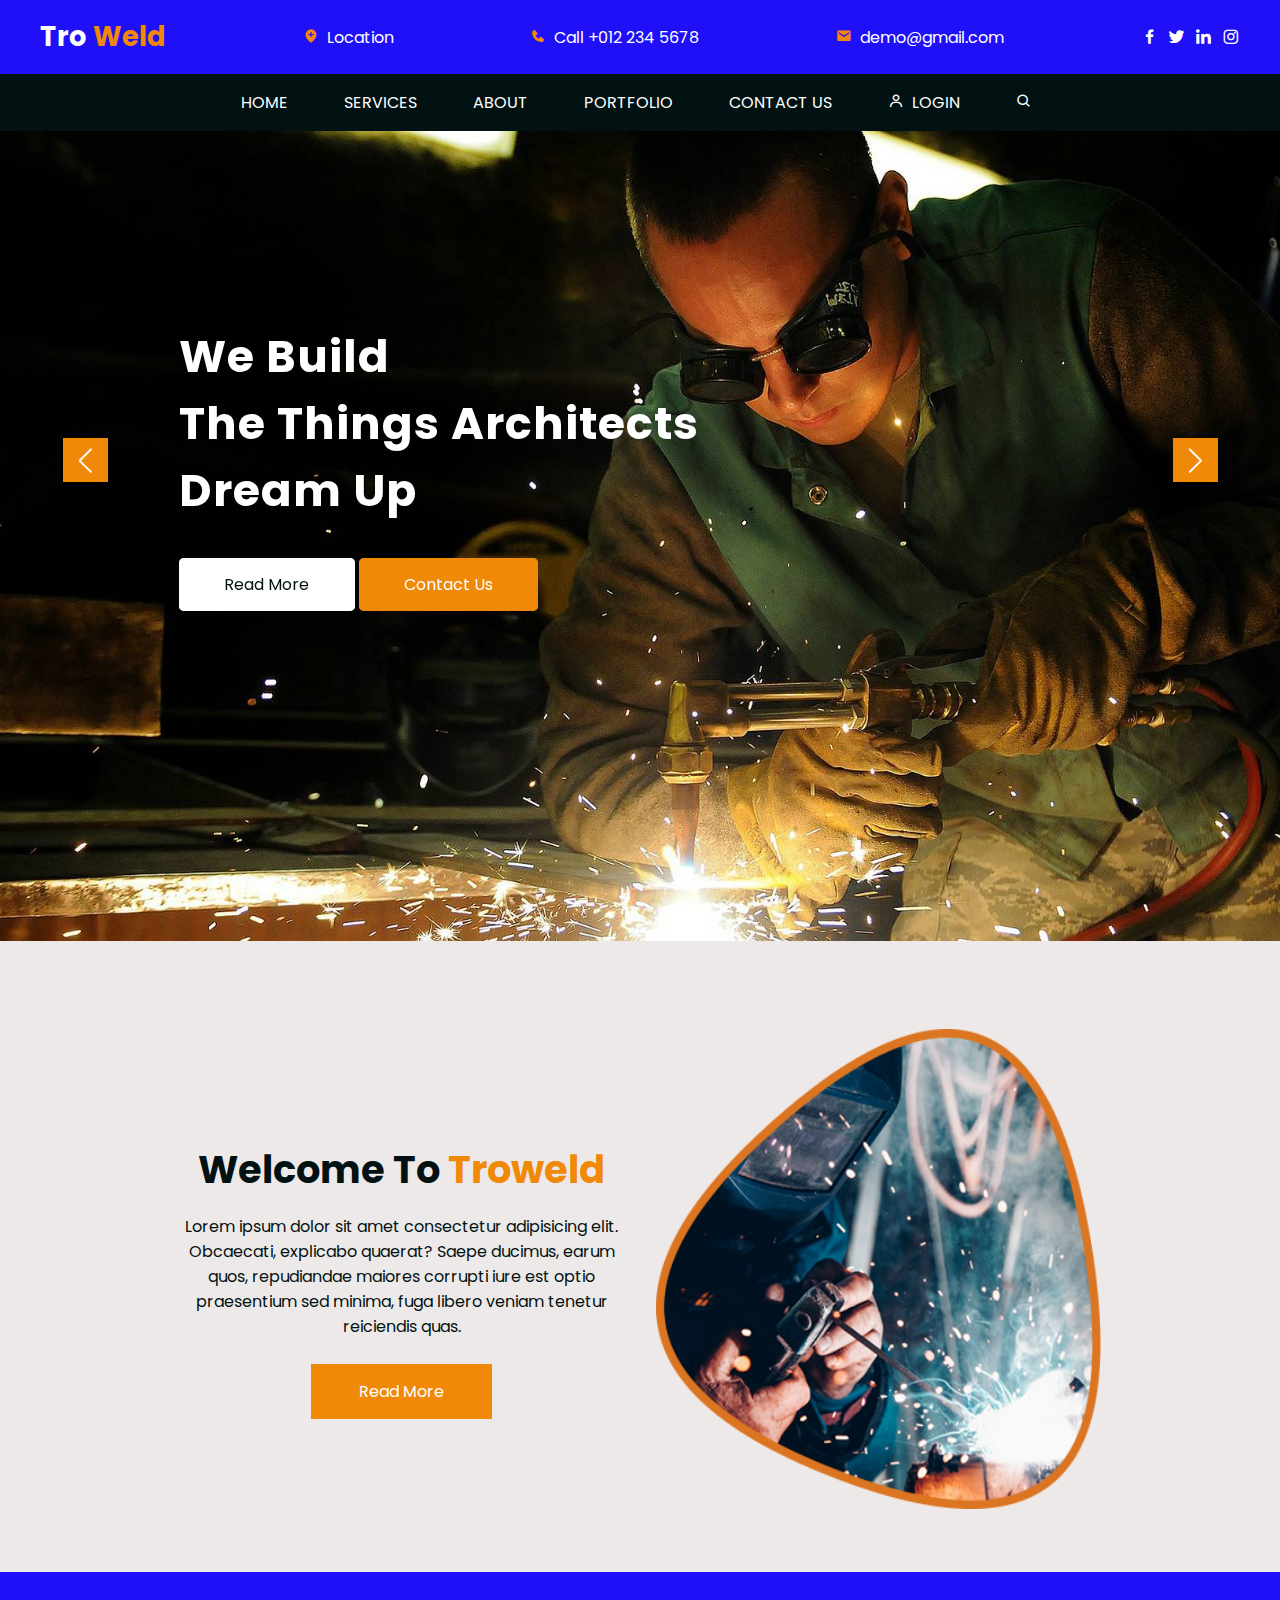
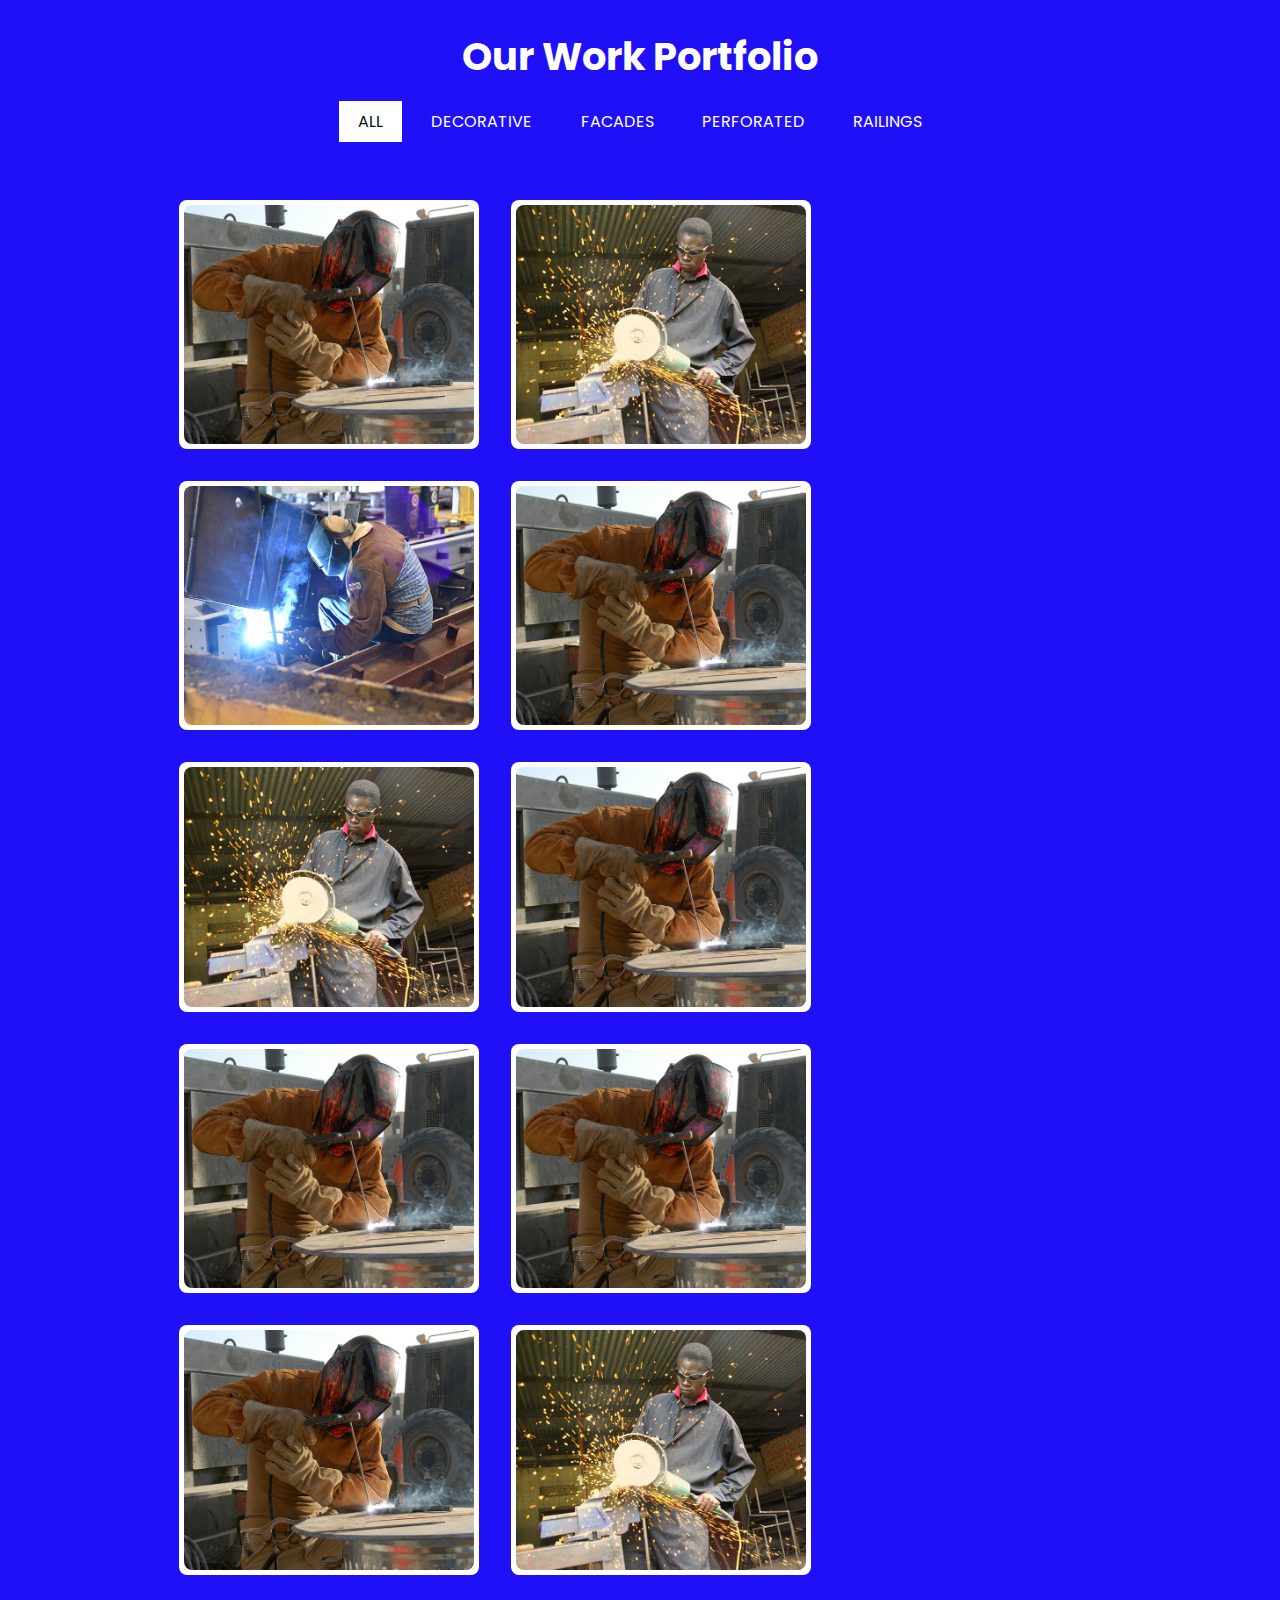
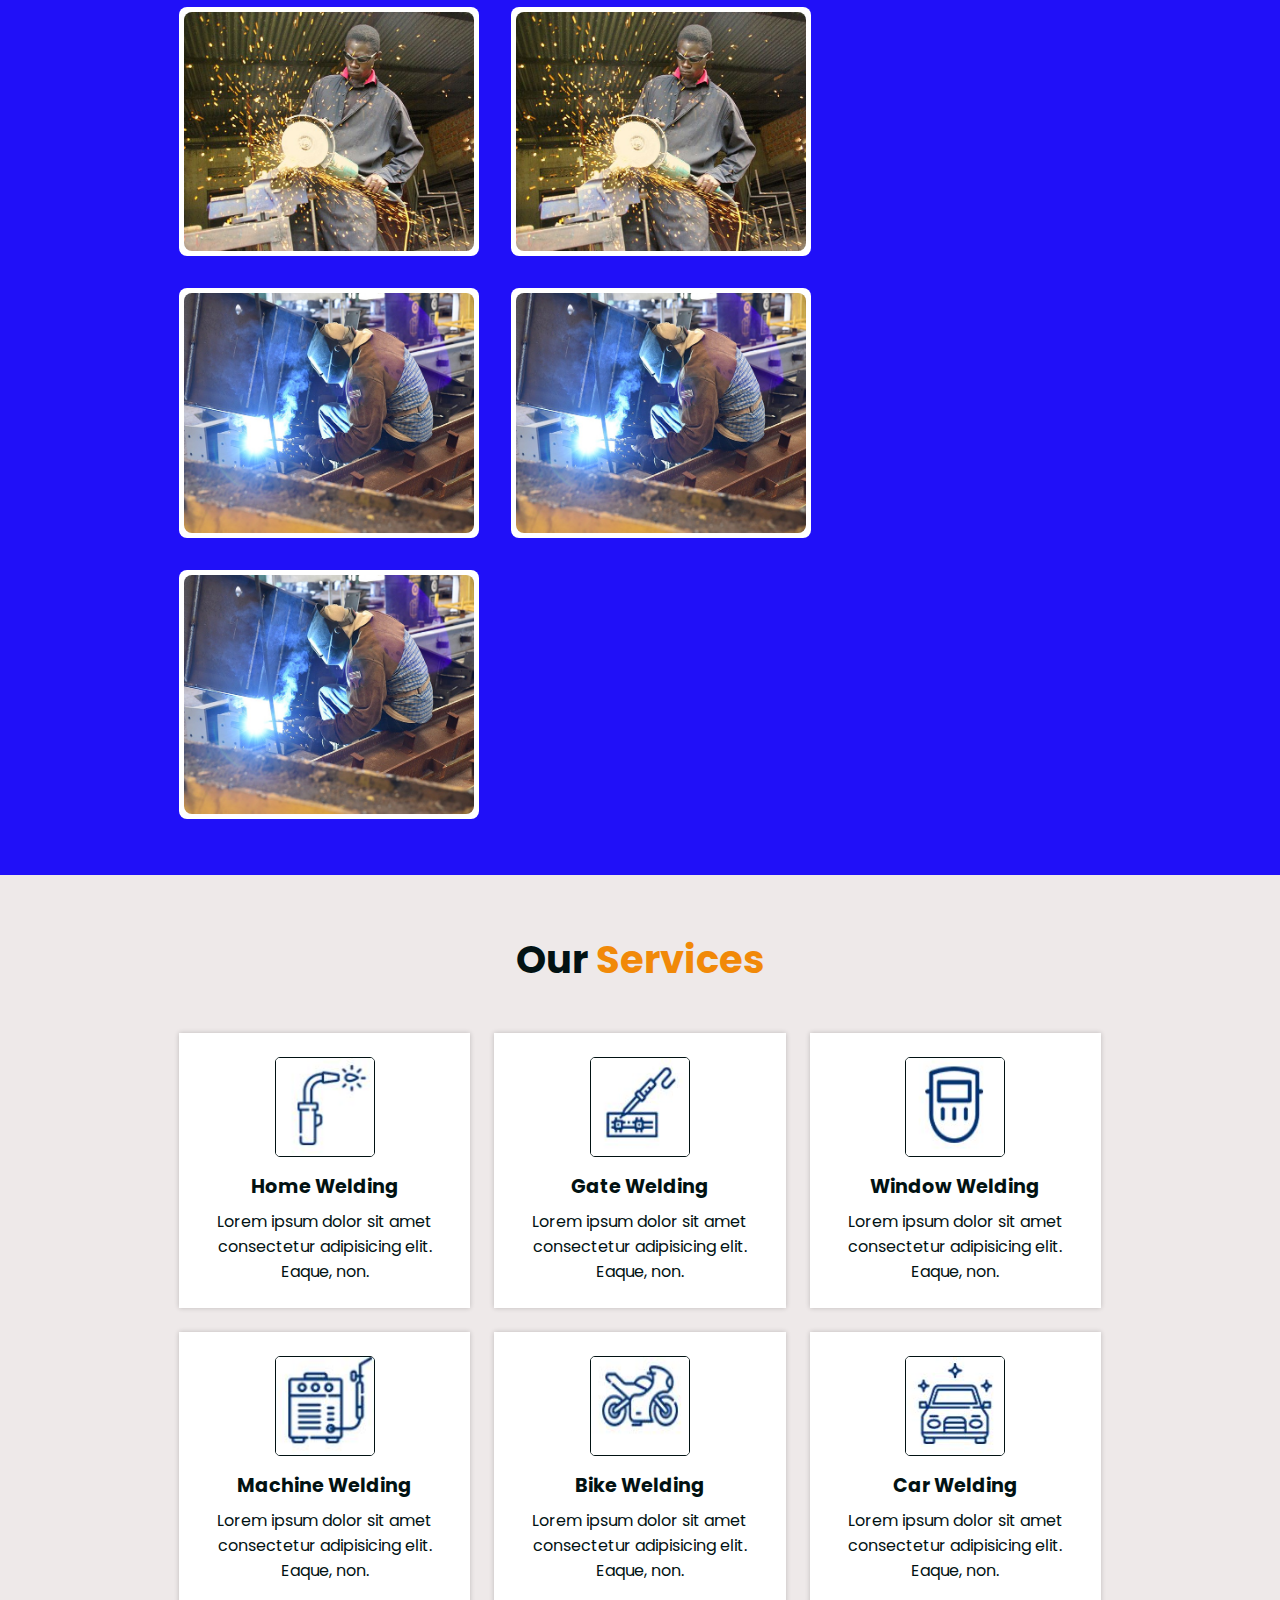
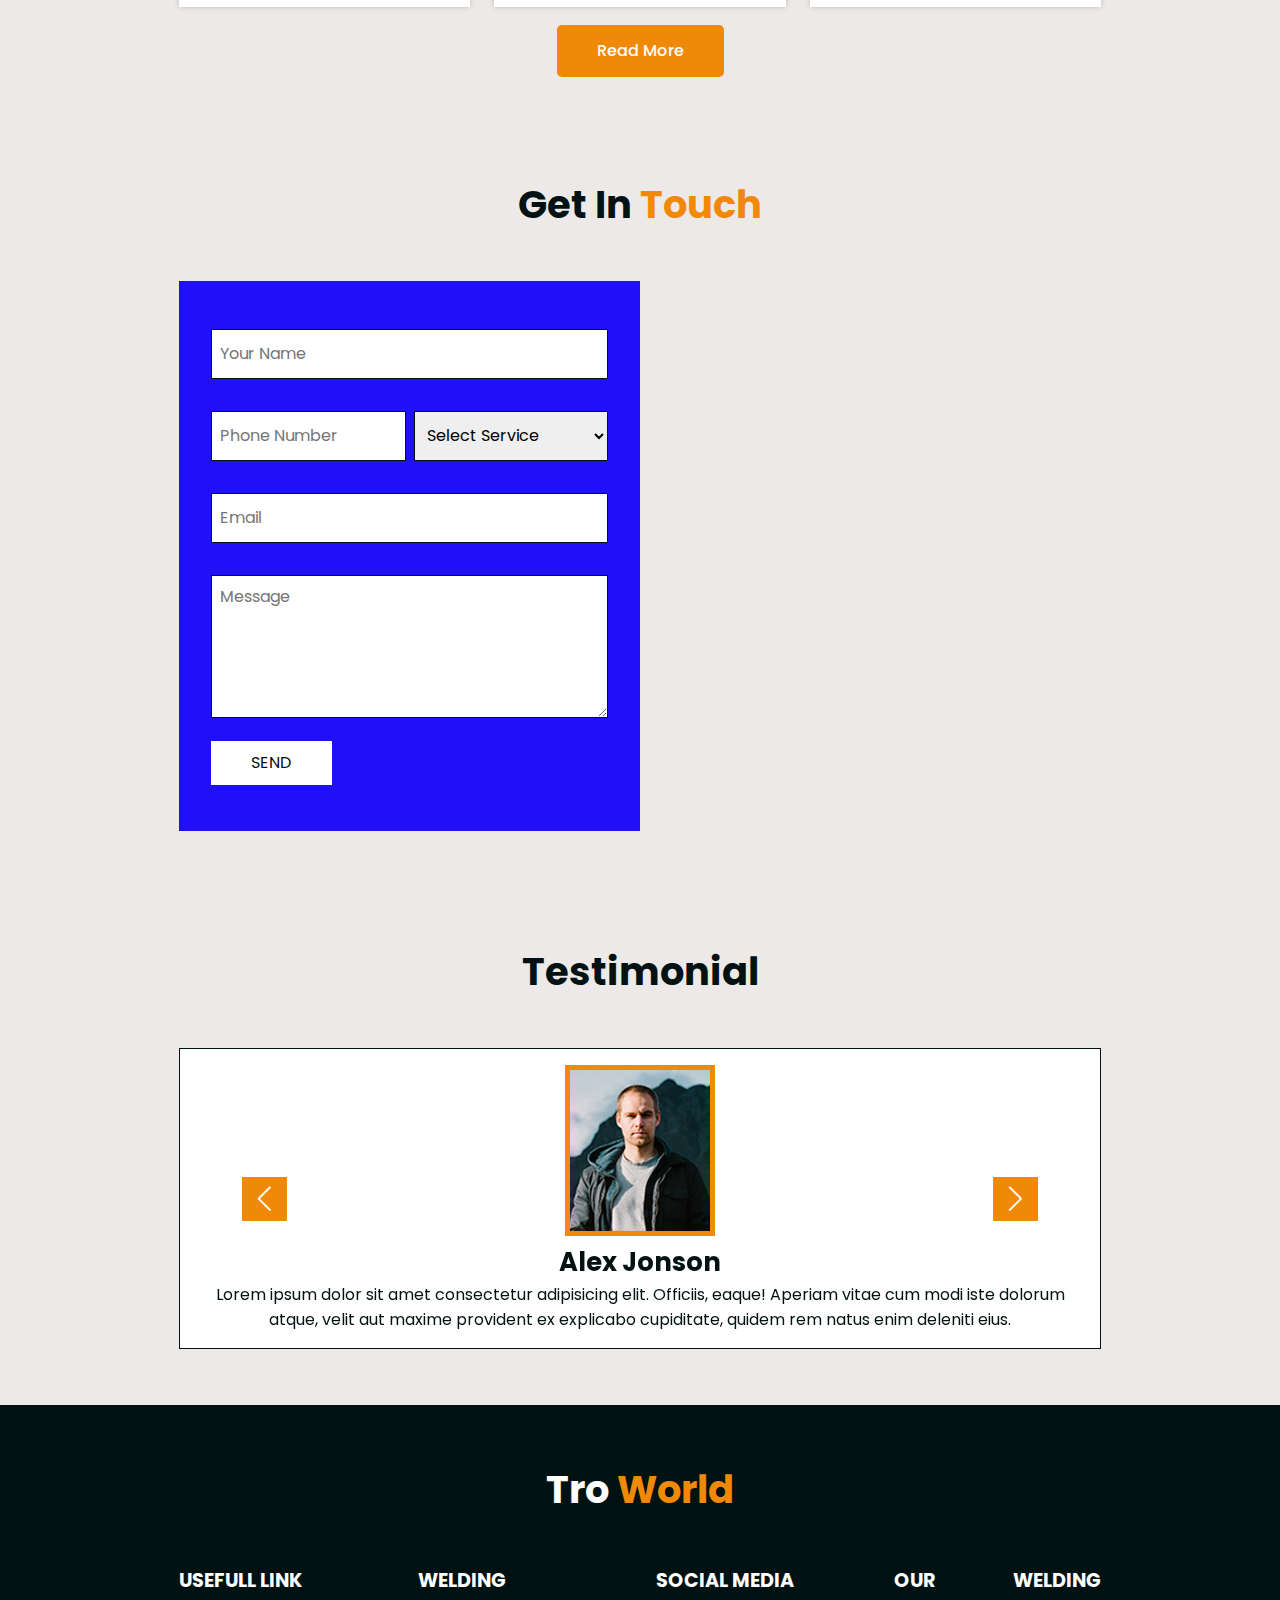
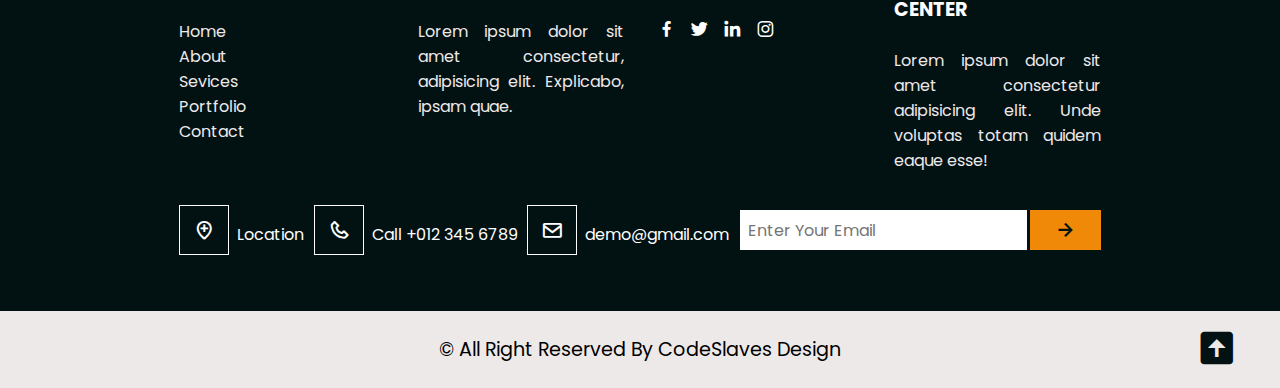
<file: Welding Website/index.html>
<!DOCTYPE html>
<html lang="en">
<head>
    <meta charset="UTF-8">
    <meta name="viewport" content="width=device-width, initial-scale=1.0">

    <!---- title -->
    <title>Welding Services Website </title>
    <!--- swiper css link -->
    <link rel="stylesheet" href="https://cdn.jsdelivr.net/npm/swiper@10/swiper-bundle.min.css"/>
    <!--- boxicon cdn link -->
    <link rel="stylesheet" href="https://unpkg.com/boxicons@latest/css/boxicons.min.css">
    <!--- customer css file -->
    <link rel="stylesheet" href="css/style.css">
</head>
<body>

    <div class="preLoader"></div>

    <!--- header section start -->
    <header class="header">
        <div class="top-header">
            <div class="logo">
                <h4>Tro <span>Weld</span></h4>
            </div>
            <span class="info"><i class="bx bxs-location-plus"></i>Location</span>
            <span class="info"><i class="bx bxs-phone"></i>Call +012 234 5678</span>
            <span class="info"><i class="bx bxs-envelope"></i>demo@gmail.com</span>

            <div class="social">
                <i class="bx bxl-facebook"></i>
                <i class="bx bxl-twitter"></i>
                <i class="bx bxl-linkedin"></i>
                <i class="bx bxl-instagram"></i>
            </div>

            <i class="bx bx-menu" id="menuBtn"></i>
        </div>
        <div class="bottom-header">
            <div class="navBar">
                <a href="index.html" class="active">home</a>
                <a href="service.html">services</a>
                <a href="about.html">about</a>
                <a href="portfolio.html">portfolio</a>
                <a href="contact.html">contact us</a>
                <a href="#"><i class="bx bx-user"></i>login</a>
                <a href="#"><i class="bx bx-search"></i></a>
            </div>
        </div>
    </header>

    <!--- hero section start -->
    <div class="hero">
        <div class="swiper myHero">
            <div class="swiper-wrapper">
              <div class="swiper-slide hero-slide">
                    <h2>we build <br> the things architects <br> dream up</h2>

                    <div class="button">
                        <a href="#" class="read">read more</a>
                        <a href="#" class="contact">contact us</a>
                    </div>
              </div>
              <div class="swiper-slide hero-slide">
                    <h2>we build <br> the things architects <br> dream up</h2>

                    <div class="button">
                        <a href="#" class="read">read more</a>
                        <a href="#" class="contact">contact us</a>
                    </div>
              </div>
              <div class="swiper-slide hero-slide">
                    <h2>we build <br> the things architects <br> dream up</h2>

                    <div class="button">
                        <a href="#" class="read">read more</a>
                        <a href="#" class="contact">contact us</a>
                    </div>
              </div>
            </div>
            <div class="swiper-button-next swiperBtn"></div>
            <div class="swiper-button-prev swiperBtn"></div>
        </div>
    </div>

    <!--- about section start -->
    <section class="about">
        <div class="about-row">
            <div class="about-col">
                <h3>welcome to <span>Troweld</span></h3>
                <p>Lorem ipsum dolor sit amet consectetur adipisicing elit. Obcaecati, explicabo quaerat? Saepe ducimus, earum quos, repudiandae maiores corrupti iure est optio praesentium sed minima, fuga libero veniam tenetur reiciendis quas.</p>

                <a href="#">read more</a>
            </div>
            <div class="about-col">
                <img src="images/about-img.png" alt="">
            </div>
        </div>
    </section>

    <!--- portfolio section start -->
    <section class="portfolio">
        <h2>our work portfolio</h2>

        <div class="filter_buttons">
            <button class="active" data-name="all">all</button>
            <button data-name="decorative">decorative</button>
            <button data-name="facades">facades</button>
            <button data-name="perforated">perforated</button>
            <button data-name="railings">railings</button>
        </div>

        <div class="filterable_cards">
            <div class="card" data-name="all">
                <img src="images/p1.jpg" alt="">
            </div>
            <div class="card" data-name="all">
                <img src="images/p2.jpg" alt="">
            </div>
            <div class="card" data-name="all">
                <img src="images/p3.jpg" alt="">
            </div>

            <div class="card" data-name="decorative">
                <img src="images/p1.jpg" alt="">
            </div>
            <div class="card" data-name="decorative">
                <img src="images/p2.jpg" alt="">
            </div>
            <div class="card" data-name="decorative">
                <img src="images/p1.jpg" alt="">
            </div>

            <div class="card" data-name="facades">
                <img src="images/p1.jpg" alt="">
            </div>
            <div class="card" data-name="facades">
                <img src="images/p1.jpg" alt="">
            </div>
            <div class="card" data-name="facades">
                <img src="images/p1.jpg" alt="">
            </div>

            <div class="card" data-name="perforated">
                <img src="images/p2.jpg" alt="">
            </div>
            <div class="card" data-name="perforated">
                <img src="images/p2.jpg" alt="">
            </div>
            <div class="card" data-name="perforated">
                <img src="images/p2.jpg" alt="">
            </div>

            <div class="card" data-name="railings">
                <img src="images/p3.jpg" alt="">
            </div>
            <div class="card" data-name="railings">
                <img src="images/p3.jpg" alt="">
            </div>
            <div class="card" data-name="railings">
                <img src="images/p3.jpg" alt="">
            </div>
        </div>
    </section>

    <!--- services section start -->
    <section class="services">
        <h3>our <span>services</span></h3>

        <div class="service-row">
            <div class="service-col">
                <img src="images/i1.JPG" alt="">
                <h4>home welding</h4>
                <p>Lorem ipsum dolor sit amet consectetur adipisicing elit. Eaque, non.</p>
            </div>
            <div class="service-col">
                <img src="images/i2.JPG" alt="">
                <h4>gate welding</h4>
                <p>Lorem ipsum dolor sit amet consectetur adipisicing elit. Eaque, non.</p>
            </div>
            <div class="service-col">
                <img src="images/i3.JPG" alt="">
                <h4>window welding</h4>
                <p>Lorem ipsum dolor sit amet consectetur adipisicing elit. Eaque, non.</p>
            </div>
            <div class="service-col">
                <img src="images/i4.JPG" alt="">
                <h4>machine welding</h4>
                <p>Lorem ipsum dolor sit amet consectetur adipisicing elit. Eaque, non.</p>
            </div>
            <div class="service-col">
                <img src="images/i5.JPG" alt="">
                <h4>bike welding</h4>
                <p>Lorem ipsum dolor sit amet consectetur adipisicing elit. Eaque, non.</p>
            </div>
            <div class="service-col">
                <img src="images/i6.JPG" alt="">
                <h4>car welding</h4>
                <p>Lorem ipsum dolor sit amet consectetur adipisicing elit. Eaque, non.</p>
            </div>
        </div>

        <div class="button">
            <a href="#">read more</a>
        </div>
    </section>

    <!---- touch section start -->
    <section class="touch">
        <h3>get in <span>touch</span></h3>

        <div class="touch-row">
            <div class="col-1">
                <div class="inputBox">
                    <input type="text" placeholder="Your Name">
                </div>
                <div class="box">
                    <input type="text" placeholder="Phone Number">
                    <select>
                        <option value="">Select Service</option>
                        <option value="">Service 1</option>
                        <option value="">Service 2</option>
                        <option value="">Service 3</option>
                    </select>
                </div>
                <div class="inputBox">
                    <input type="text" placeholder="Email">
                </div>
                <div class="inputBox">
                    <textarea cols="30" rows="5" placeholder="Message"></textarea>
                </div>
                <button>send</button>
            </div>
            <div class="col-2">
                <iframe src="https://www.google.com/maps/embed?pb=!1m14!1m12!1m3!1d31731.23339295304!2d80.2098189!3d6.210303849999999!2m3!1f0!2f0!3f0!3m2!1i1024!2i768!4f13.1!5e0!3m2!1ssi!2slk!4v1697042177525!5m2!1ssi!2slk" style="border:0;" allowfullscreen="" loading="lazy" referrerpolicy="no-referrer-when-downgrade"></iframe>
            </div>
        </div>
    </section>

    <!---- testimonial section start -->
    <section class="testimonial">
        <h3>testimonial</h3>

        <div class="swiper myClient">
            <div class="swiper-wrapper ">
                <div class="swiper-slide slide">
                        <img src="images/client.jpg" alt="">
                        <h5>Alex Jonson</h5>
                        <p>Lorem ipsum dolor sit amet consectetur adipisicing elit. Officiis, eaque! Aperiam vitae cum modi iste dolorum atque, velit aut maxime provident ex explicabo cupiditate, quidem rem natus enim deleniti eius.</p>
                </div>
                <div class="swiper-slide slide">
                        <img src="images/client.jpg" alt="">
                        <h5>Alex Jonson</h5>
                        <p>Lorem ipsum dolor sit amet consectetur adipisicing elit. Officiis, eaque! Aperiam vitae cum modi iste dolorum atque, velit aut maxime provident ex explicabo cupiditate, quidem rem natus enim deleniti eius.</p>
                </div>
                <div class="swiper-slide slide">
                        <img src="images/client.jpg" alt="">
                        <h5>Alex Jonson</h5>
                        <p>Lorem ipsum dolor sit amet consectetur adipisicing elit. Officiis, eaque! Aperiam vitae cum modi iste dolorum atque, velit aut maxime provident ex explicabo cupiditate, quidem rem natus enim deleniti eius.</p>
                </div>
            </div>
            <div class="swiper-button-next "></div>
            <div class="swiper-button-prev "></div>
        </div>
    </section>

    <!---- footer section start -->
    <section class="footer">
        <h3>Tro <span>World</span></h3>
        <div class="row-one">
            <div class="footer-col">
                <h4>usefull link</h4>
                <a href="#">home</a>
                <a href="#">about</a>
                <a href="#">sevices</a>
                <a href="#">portfolio</a>
                <a href="#">contact</a>
            </div>
            <div class="footer-col">
                <h4>welding</h4>
                <p>Lorem ipsum dolor sit amet consectetur, adipisicing elit. Explicabo, ipsam quae.</p>
            </div>
            <div class="footer-col">
                <h4>social media</h4>

                <i class="bx bxl-facebook"></i>
                <i class="bx bxl-twitter"></i>
                <i class="bx bxl-linkedin"></i>
                <i class="bx bxl-instagram"></i>
            </div>
            <div class="footer-col">
                <h4>our welding center</h4>
                <p>Lorem ipsum dolor sit amet consectetur adipisicing elit. Unde voluptas totam quidem eaque esse!</p>
            </div>
        </div>
        <div class="row-two">
            <span><i class="bx bx-location-plus"></i>Location</span>
            <span><i class="bx bx-phone"></i>Call +012 345 6789</span>
            <span><i class="bx bx-envelope"></i>demo@gmail.com</span>

            <div class="inputBox">
                <input type="text" placeholder="Enter Your Email">
                <button class='bx bx-right-arrow-alt'></button>
            </div>
        </div>
    </section>

    <div class="footer-bottom">
        <span>&copy; All Right Reserved By CodeSlaves Design</span>

        <div class="top-button">
            <a href="#"><i class='bx bxs-up-arrow-square' ></i></a>
        </div>
    </div>


    <!--- swiper js link -->
    <script src="https://cdn.jsdelivr.net/npm/swiper@10/swiper-bundle.min.js"></script>
    <!---- customer js file -->
    <script src="js/script.js"></script>
    
</body>
</html>
</file>
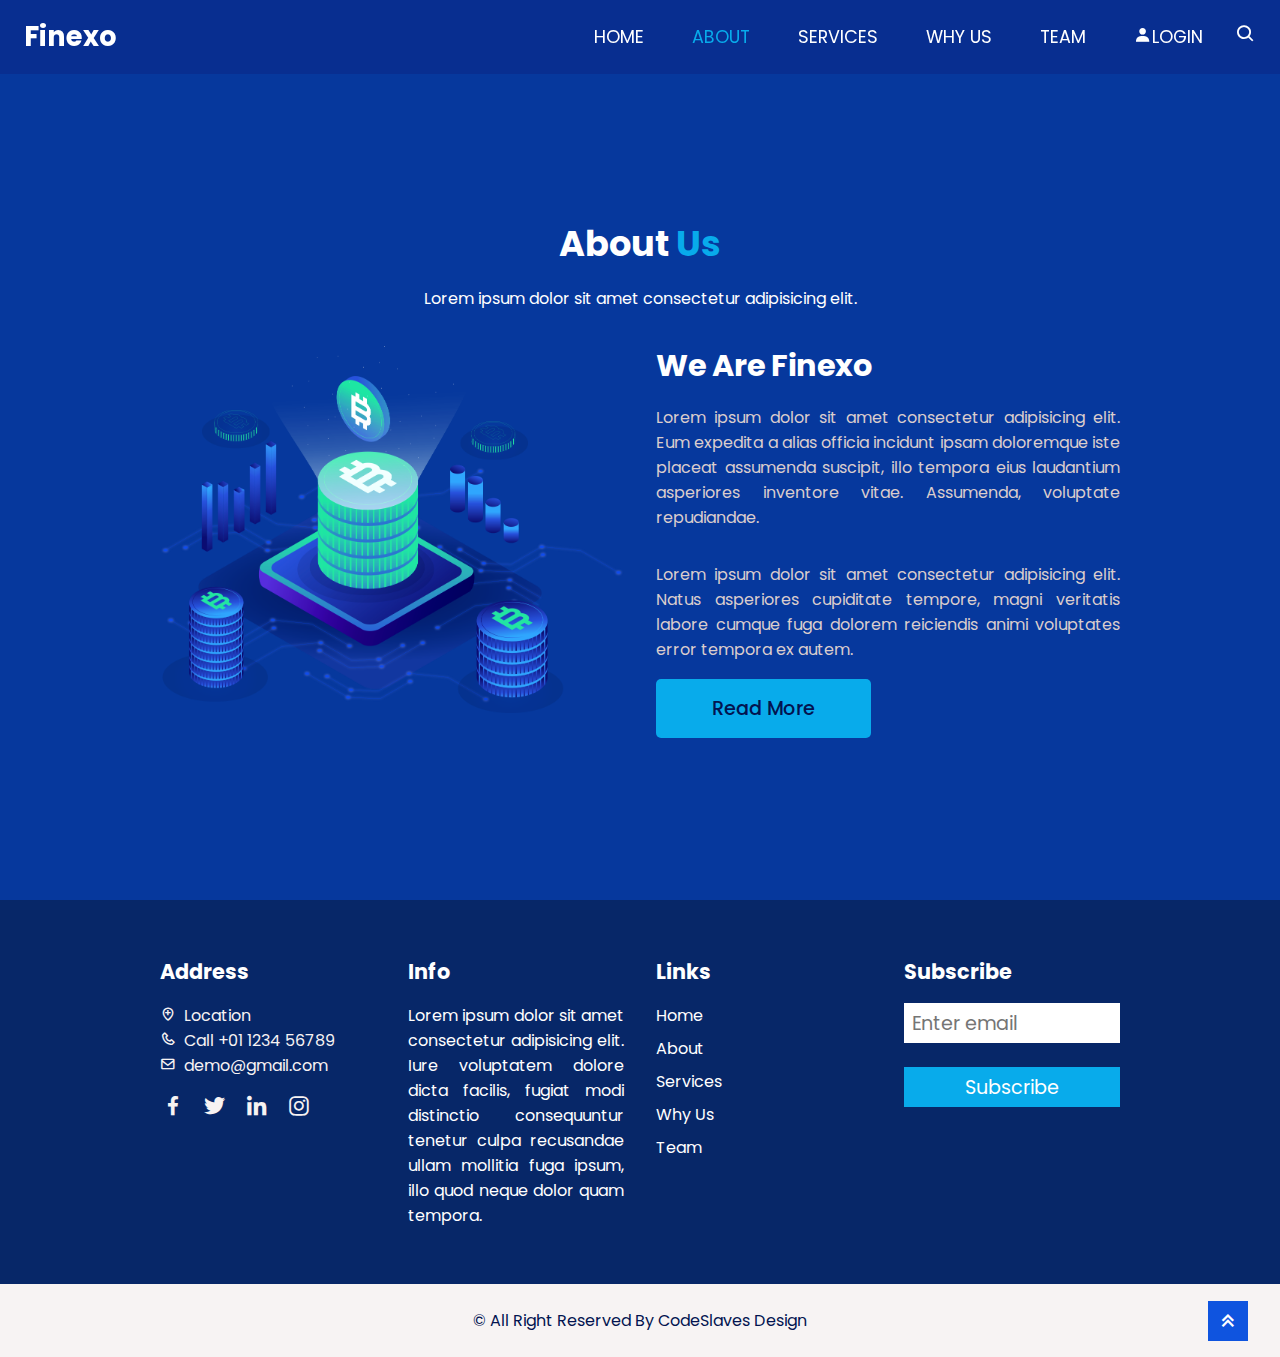
<file: Crypto Currency Website/about.html>
<!DOCTYPE html>
<html lang="en">
<head>
    <meta charset="UTF-8">
    <meta name="viewport" content="width=device-width, initial-scale=1.0">

    <!--- title -->
    <title>Crypto Currency Website | 2023 New</title>
    <!--- swiper css link -->
    <link rel="stylesheet" href="https://cdn.jsdelivr.net/npm/swiper@10/swiper-bundle.min.css" />
    <!--- customer css file -->
    <link rel="stylesheet" href="css/style.css">
    <!--- boxicon cdn link -->
    <link rel="stylesheet" href="https://unpkg.com/boxicons@latest/css/boxicons.min.css">
</head>
<body>

    <!--- pre loader -->
    <div class="preLoader"></div>

        <!--- header section start -->
        <header class="header">
            <div class="logo">
                <h2>Finexo</h2>
            </div>
            <div class="navbar">
                <a href="index.html" >home</a>
                <a href="about.html" class="active">about</a>
                <a href="service.html">services</a>
                <a href="why.html" >why us</a>
                <a href="team.html" >team</a>
                <a href="#"><i class='bx bxs-user'></i>login</a>
                <span><i class='bx bx-search' ></i></span>
            </div>

            <i class="bx bx-menu" id="menuBtn"></i>
        </header>   

        <!--- about us section start -->
        <section class="about">
            <h2>about <span>us</span></h2>
            <p class="text">Lorem ipsum dolor sit amet consectetur adipisicing elit.</p>

            <div class="about-row">
                <div class="col-2">
                    <img src="images/about-img.png" alt="">
                </div>
                <div class="col-2">
                    <h4>we are Finexo</h4>
                    <p>Lorem ipsum dolor sit amet consectetur adipisicing elit. Eum expedita a alias officia incidunt ipsam doloremque iste placeat assumenda suscipit, illo tempora eius laudantium asperiores inventore vitae. Assumenda, voluptate repudiandae.</p>
                    <p>Lorem ipsum dolor sit amet consectetur adipisicing elit. Natus asperiores cupiditate tempore, magni veritatis labore cumque fuga dolorem reiciendis animi voluptates error tempora ex autem.</p>

                    <a href="#">read more</a>
                </div>
            </div>
        </section>
       
       
        
        <!--- footer section start -->
        <section class="footer">
            <div class="footer-row">
                <div class="footer-col">
                    <h5>Address</h5>
                    <span><i class="bx bx-location-plus"></i>Location</span>
                    <span><i class="bx bx-phone"></i>Call +01 1234 56789</span>
                    <span><i class="bx bx-envelope"></i>demo@gmail.com</span>

                    <div class="social">
                        <span class="bx bxl-facebook"></span>
                        <span class="bx bxl-twitter"></span>
                        <span class="bx bxl-linkedin"></span>
                        <span class="bx bxl-instagram"></span>
                    </div>
                </div>

                <div class="footer-col">
                    <h5>Info</h5>
                    <p>Lorem ipsum dolor sit amet consectetur adipisicing elit. Iure voluptatem dolore dicta facilis, fugiat modi distinctio consequuntur tenetur culpa recusandae ullam mollitia fuga ipsum, illo quod neque dolor quam tempora.</p>
                </div>

                <div class="footer-col">
                    <h5>Links</h5>
                    <a href="#">home</a>
                    <a href="#">about</a>
                    <a href="#">services</a>
                    <a href="#">why us</a>
                    <a href="#">team</a>
                </div>

                <div class="footer-col">
                    <h5>Subscribe</h5>

                    <input type="text" placeholder="Enter email">
                    <button>Subscribe</button>
                    
                </div>
            </div>
        </section>

        <div class="footer-bottom">
            <span>&copy; All Right Reserved By CodeSlaves Design</span>

            <div class="top-button">
                <a href="#">
                    <i class="bx bx-chevrons-up"></i>
                </a>
            </div>
        </div>
        
        <!--- swiper js link -->
        <script src="https://cdn.jsdelivr.net/npm/swiper@10/swiper-bundle.min.js"></script>
        <!--- customer js file -->
        <script src="js/script.js"></script>
</body>
</html>
</file>
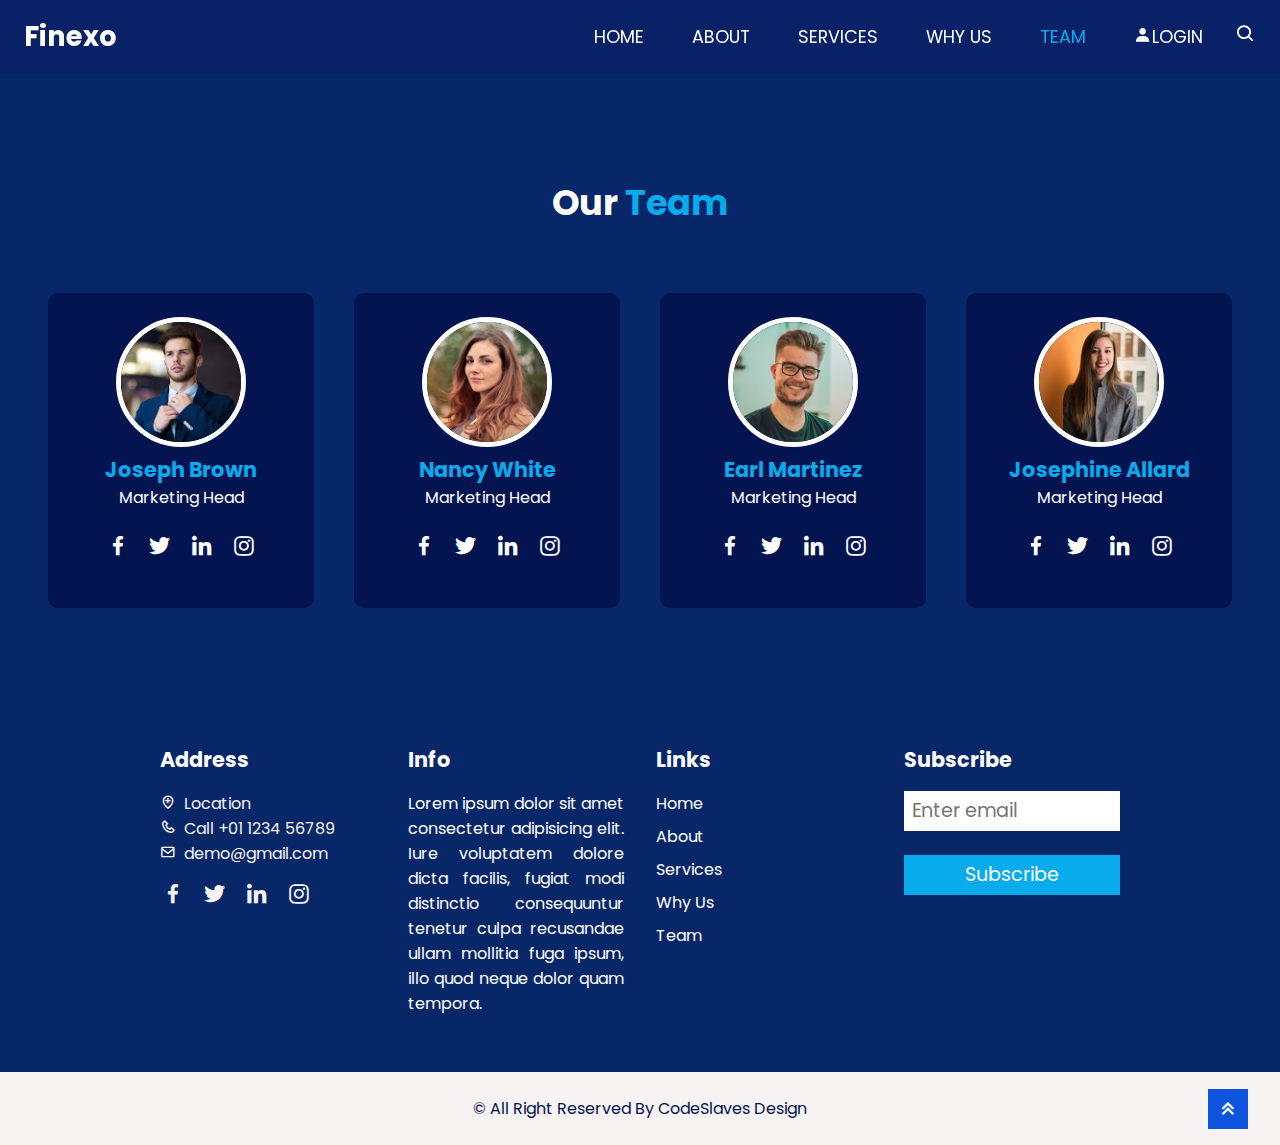
<file: Crypto Currency Website/team.html>
<!DOCTYPE html>
<html lang="en">
<head>
    <meta charset="UTF-8">
    <meta name="viewport" content="width=device-width, initial-scale=1.0">

    <!--- title -->
    <title>Crypto Currency Website | 2023 New</title>
    <!--- swiper css link -->
    <link rel="stylesheet" href="https://cdn.jsdelivr.net/npm/swiper@10/swiper-bundle.min.css" />
    <!--- customer css file -->
    <link rel="stylesheet" href="css/style.css">
    <!--- boxicon cdn link -->
    <link rel="stylesheet" href="https://unpkg.com/boxicons@latest/css/boxicons.min.css">
</head>
<body>

        <!--- pre loader -->
        <div class="preLoader"></div>

        <!--- header section start -->
        <header class="header">
            <div class="logo">
                <h2>Finexo</h2>
            </div>
            <div class="navbar">
                <a href="index.html" >home</a>
                <a href="about.html">about</a>
                <a href="service.html">services</a>
                <a href="why.html" >why us</a>
                <a href="team.html" class="active">team</a>
                <a href="#"><i class='bx bxs-user'></i>login</a>
                <span><i class='bx bx-search' ></i></span>
            </div>

            <i class="bx bx-menu" id="menuBtn"></i>
        </header>   

        
        <!--- team section start -->
        <div class="team" style="padding-top: 11rem;">
            <h2>our <span>team</span></h2>

            <div class="team-row">
                <div class="team-col">
                    <img src="images/team-1.jpg" alt="">
                    <h5>joseph brown</h5>
                    <span>marketing head</span>

                    <div class="social">
                        <i class="bx bxl-facebook"></i>
                        <i class="bx bxl-twitter"></i>
                        <i class="bx bxl-linkedin"></i>
                        <i class="bx bxl-instagram"></i>
                    </div>
                </div>

                <div class="team-col">
                    <img src="images/team-2.jpg" alt="">
                    <h5>nancy white</h5>
                    <span>marketing head</span>

                    <div class="social">
                        <i class="bx bxl-facebook"></i>
                        <i class="bx bxl-twitter"></i>
                        <i class="bx bxl-linkedin"></i>
                        <i class="bx bxl-instagram"></i>
                    </div>
                </div>

                <div class="team-col">
                    <img src="images/team-3.jpg" alt="">
                    <h5>earl martinez</h5>
                    <span>marketing head</span>

                    <div class="social">
                        <i class="bx bxl-facebook"></i>
                        <i class="bx bxl-twitter"></i>
                        <i class="bx bxl-linkedin"></i>
                        <i class="bx bxl-instagram"></i>
                    </div>
                </div>

                <div class="team-col">
                    <img src="images/team-4.jpg" alt="">
                    <h5>josephine allard</h5>
                    <span>marketing head</span>

                    <div class="social">
                        <i class="bx bxl-facebook"></i>
                        <i class="bx bxl-twitter"></i>
                        <i class="bx bxl-linkedin"></i>
                        <i class="bx bxl-instagram"></i>
                    </div>
                </div>
            </div>
        </div>
       
        
        <!--- footer section start -->
        <section class="footer">
            <div class="footer-row">
                <div class="footer-col">
                    <h5>Address</h5>
                    <span><i class="bx bx-location-plus"></i>Location</span>
                    <span><i class="bx bx-phone"></i>Call +01 1234 56789</span>
                    <span><i class="bx bx-envelope"></i>demo@gmail.com</span>

                    <div class="social">
                        <span class="bx bxl-facebook"></span>
                        <span class="bx bxl-twitter"></span>
                        <span class="bx bxl-linkedin"></span>
                        <span class="bx bxl-instagram"></span>
                    </div>
                </div>

                <div class="footer-col">
                    <h5>Info</h5>
                    <p>Lorem ipsum dolor sit amet consectetur adipisicing elit. Iure voluptatem dolore dicta facilis, fugiat modi distinctio consequuntur tenetur culpa recusandae ullam mollitia fuga ipsum, illo quod neque dolor quam tempora.</p>
                </div>

                <div class="footer-col">
                    <h5>Links</h5>
                    <a href="#">home</a>
                    <a href="#">about</a>
                    <a href="#">services</a>
                    <a href="#">why us</a>
                    <a href="#">team</a>
                </div>

                <div class="footer-col">
                    <h5>Subscribe</h5>

                    <input type="text" placeholder="Enter email">
                    <button>Subscribe</button>
                    
                </div>
            </div>
        </section>

        <div class="footer-bottom">
            <span>&copy; All Right Reserved By CodeSlaves Design</span>

            <div class="top-button">
                <a href="#">
                    <i class="bx bx-chevrons-up"></i>
                </a>
            </div>
        </div>
        
        <!--- swiper js link -->
        <script src="https://cdn.jsdelivr.net/npm/swiper@10/swiper-bundle.min.js"></script>
        <!--- customer js file -->
        <script src="js/script.js"></script>
</body>
</html>
</file>
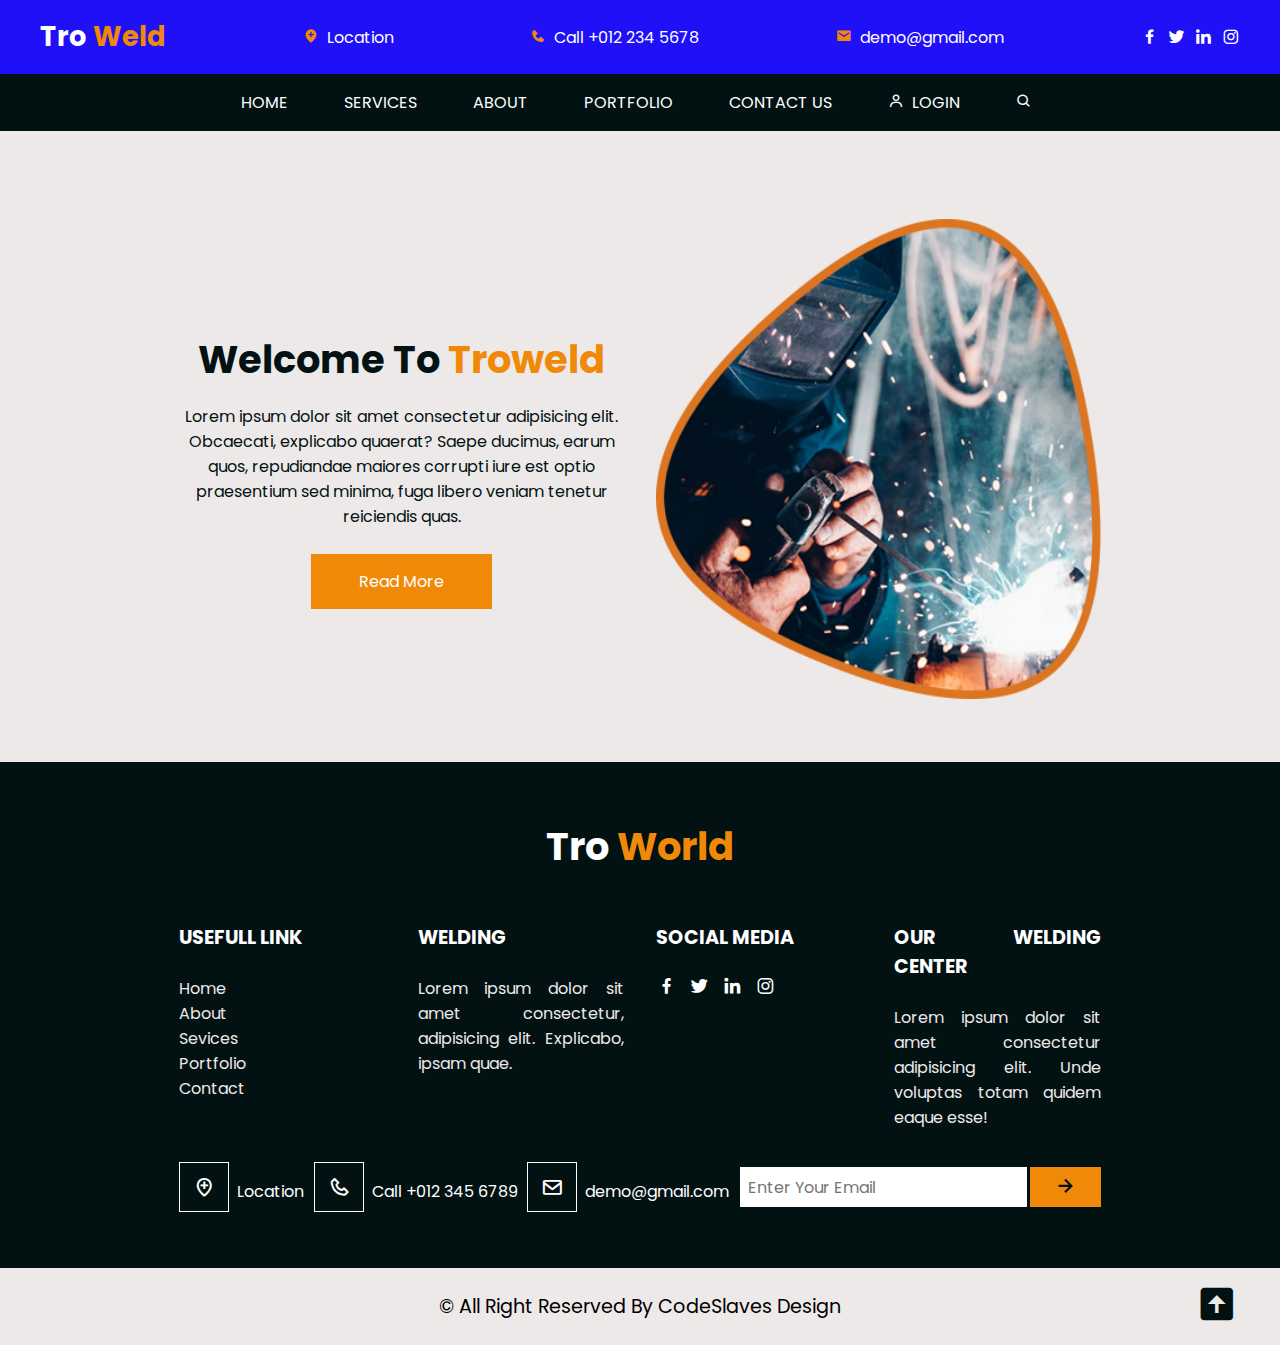
<file: Welding Website/about.html>
<!DOCTYPE html>
<html lang="en">
<head>
    <meta charset="UTF-8">
    <meta name="viewport" content="width=device-width, initial-scale=1.0">

    <!---- title -->
    <title>Welding Services Website </title>
    <!--- swiper css link -->
    <link rel="stylesheet" href="https://cdn.jsdelivr.net/npm/swiper@10/swiper-bundle.min.css"/>
    <!--- boxicon cdn link -->
    <link rel="stylesheet" href="https://unpkg.com/boxicons@latest/css/boxicons.min.css">
    <!--- customer css file -->
    <link rel="stylesheet" href="css/style.css">
</head>
<body>

    <!--- header section start -->
    <header class="header">
        <div class="top-header">
            <div class="logo">
                <h4>Tro <span>Weld</span></h4>
            </div>
            <span class="info"><i class="bx bxs-location-plus"></i>Location</span>
            <span class="info"><i class="bx bxs-phone"></i>Call +012 234 5678</span>
            <span class="info"><i class="bx bxs-envelope"></i>demo@gmail.com</span>

            <div class="social">
                <i class="bx bxl-facebook"></i>
                <i class="bx bxl-twitter"></i>
                <i class="bx bxl-linkedin"></i>
                <i class="bx bxl-instagram"></i>
            </div>

            <i class="bx bx-menu" id="menuBtn"></i>
        </div>
        <div class="bottom-header">
            <div class="navBar">
                <a href="index.html">home</a>
                <a href="service.html">services</a>
                <a href="about.html" class="active">about</a>
                <a href="portfolio.html">portfolio</a>
                <a href="contact.html">contact us</a>
                <a href="#"><i class="bx bx-user"></i>login</a>
                <a href="#"><i class="bx bx-search"></i></a>
            </div>
        </div>
    </header>

    <!--- about section start -->
    <section class="about">
        <div class="about-row">
            <div class="about-col">
                <h3>welcome to <span>Troweld</span></h3>
                <p>Lorem ipsum dolor sit amet consectetur adipisicing elit. Obcaecati, explicabo quaerat? Saepe ducimus, earum quos, repudiandae maiores corrupti iure est optio praesentium sed minima, fuga libero veniam tenetur reiciendis quas.</p>

                <a href="#">read more</a>
            </div>
            <div class="about-col">
                <img src="images/about-img.png" alt="">
            </div>
        </div>
    </section>

    

    <!---- footer section start -->
    <section class="footer">
        <h3>Tro <span>World</span></h3>
        <div class="row-one">
            <div class="footer-col">
                <h4>usefull link</h4>
                <a href="#">home</a>
                <a href="#">about</a>
                <a href="#">sevices</a>
                <a href="#">portfolio</a>
                <a href="#">contact</a>
            </div>
            <div class="footer-col">
                <h4>welding</h4>
                <p>Lorem ipsum dolor sit amet consectetur, adipisicing elit. Explicabo, ipsam quae.</p>
            </div>
            <div class="footer-col">
                <h4>social media</h4>

                <i class="bx bxl-facebook"></i>
                <i class="bx bxl-twitter"></i>
                <i class="bx bxl-linkedin"></i>
                <i class="bx bxl-instagram"></i>
            </div>
            <div class="footer-col">
                <h4>our welding center</h4>
                <p>Lorem ipsum dolor sit amet consectetur adipisicing elit. Unde voluptas totam quidem eaque esse!</p>
            </div>
        </div>
        <div class="row-two">
            <span><i class="bx bx-location-plus"></i>Location</span>
            <span><i class="bx bx-phone"></i>Call +012 345 6789</span>
            <span><i class="bx bx-envelope"></i>demo@gmail.com</span>

            <div class="inputBox">
                <input type="text" placeholder="Enter Your Email">
                <button class='bx bx-right-arrow-alt'></button>
            </div>
        </div>
    </section>

    <div class="footer-bottom">
        <span>&copy; All Right Reserved By CodeSlaves Design</span>

        <div class="top-button">
            <a href="#"><i class='bx bxs-up-arrow-square' ></i></a>
        </div>
    </div>


    <!--- swiper js link -->
    <script src="https://cdn.jsdelivr.net/npm/swiper@10/swiper-bundle.min.js"></script>
    <!---- customer js file -->
    <script src="js/script.js"></script>
    
</body>
</html>
</file>
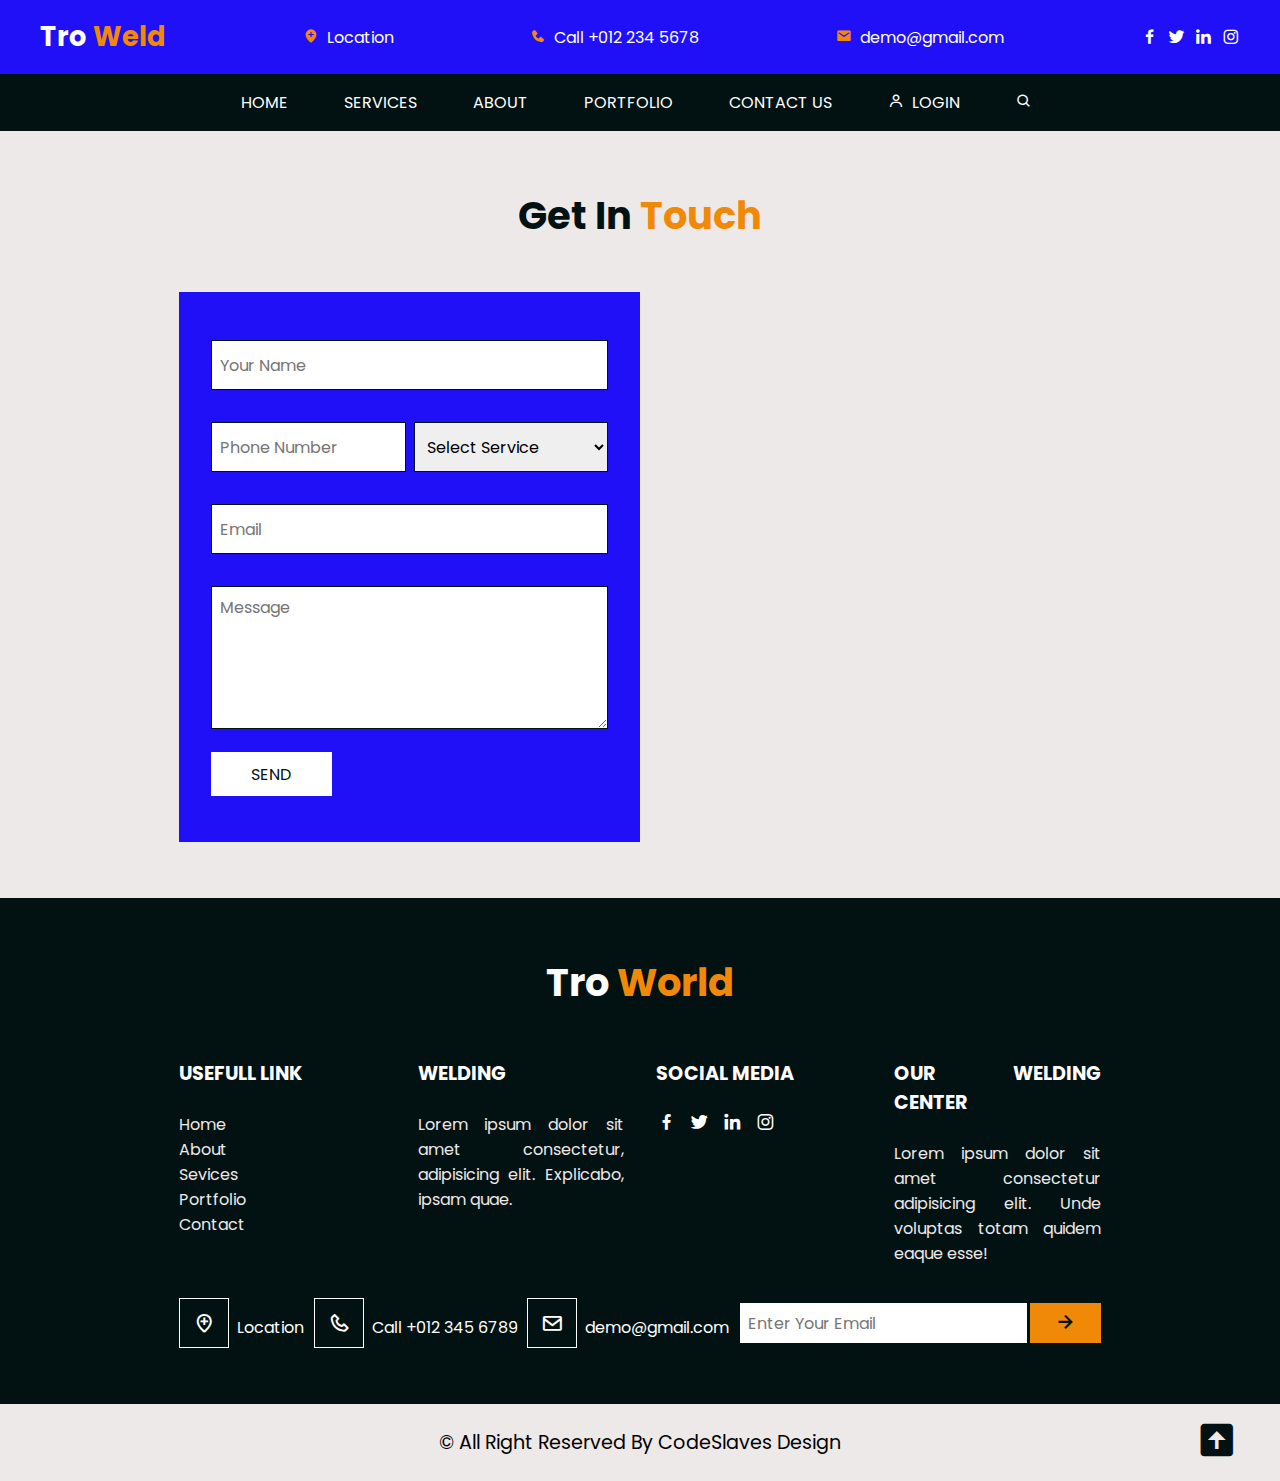
<file: Welding Website/contact.html>
<!DOCTYPE html>
<html lang="en">
<head>
    <meta charset="UTF-8">
    <meta name="viewport" content="width=device-width, initial-scale=1.0">

    <!---- title -->
    <title>Welding Services Website </title>
    <!--- swiper css link -->
    <link rel="stylesheet" href="https://cdn.jsdelivr.net/npm/swiper@10/swiper-bundle.min.css"/>
    <!--- boxicon cdn link -->
    <link rel="stylesheet" href="https://unpkg.com/boxicons@latest/css/boxicons.min.css">
    <!--- customer css file -->
    <link rel="stylesheet" href="css/style.css">
</head>
<body>

    <!--- header section start -->
    <header class="header">
        <div class="top-header">
            <div class="logo">
                <h4>Tro <span>Weld</span></h4>
            </div>
            <span class="info"><i class="bx bxs-location-plus"></i>Location</span>
            <span class="info"><i class="bx bxs-phone"></i>Call +012 234 5678</span>
            <span class="info"><i class="bx bxs-envelope"></i>demo@gmail.com</span>

            <div class="social">
                <i class="bx bxl-facebook"></i>
                <i class="bx bxl-twitter"></i>
                <i class="bx bxl-linkedin"></i>
                <i class="bx bxl-instagram"></i>
            </div>

            <i class="bx bx-menu" id="menuBtn"></i>
        </div>
        <div class="bottom-header">
            <div class="navBar">
                <a href="index.html">home</a>
                <a href="service.html">services</a>
                <a href="about.html">about</a>
                <a href="portfolio.html">portfolio</a>
                <a href="contact.html" class="active">contact us</a>
                <a href="#"><i class="bx bx-user"></i>login</a>
                <a href="#"><i class="bx bx-search"></i></a>
            </div>
        </div>
    </header>

    <!---- touch section start -->
    <section class="touch">
        <h3>get in <span>touch</span></h3>

        <div class="touch-row">
            <div class="col-1">
                <div class="inputBox">
                    <input type="text" placeholder="Your Name">
                </div>
                <div class="box">
                    <input type="text" placeholder="Phone Number">
                    <select>
                        <option value="">Select Service</option>
                        <option value="">Service 1</option>
                        <option value="">Service 2</option>
                        <option value="">Service 3</option>
                    </select>
                </div>
                <div class="inputBox">
                    <input type="text" placeholder="Email">
                </div>
                <div class="inputBox">
                    <textarea cols="30" rows="5" placeholder="Message"></textarea>
                </div>
                <button>send</button>
            </div>
            <div class="col-2">
                <iframe src="https://www.google.com/maps/embed?pb=!1m14!1m12!1m3!1d31731.23339295304!2d80.2098189!3d6.210303849999999!2m3!1f0!2f0!3f0!3m2!1i1024!2i768!4f13.1!5e0!3m2!1ssi!2slk!4v1697042177525!5m2!1ssi!2slk" style="border:0;" allowfullscreen="" loading="lazy" referrerpolicy="no-referrer-when-downgrade"></iframe>
            </div>
        </div>
    </section>

   

    <!---- footer section start -->
    <section class="footer">
        <h3>Tro <span>World</span></h3>
        <div class="row-one">
            <div class="footer-col">
                <h4>usefull link</h4>
                <a href="#">home</a>
                <a href="#">about</a>
                <a href="#">sevices</a>
                <a href="#">portfolio</a>
                <a href="#">contact</a>
            </div>
            <div class="footer-col">
                <h4>welding</h4>
                <p>Lorem ipsum dolor sit amet consectetur, adipisicing elit. Explicabo, ipsam quae.</p>
            </div>
            <div class="footer-col">
                <h4>social media</h4>

                <i class="bx bxl-facebook"></i>
                <i class="bx bxl-twitter"></i>
                <i class="bx bxl-linkedin"></i>
                <i class="bx bxl-instagram"></i>
            </div>
            <div class="footer-col">
                <h4>our welding center</h4>
                <p>Lorem ipsum dolor sit amet consectetur adipisicing elit. Unde voluptas totam quidem eaque esse!</p>
            </div>
        </div>
        <div class="row-two">
            <span><i class="bx bx-location-plus"></i>Location</span>
            <span><i class="bx bx-phone"></i>Call +012 345 6789</span>
            <span><i class="bx bx-envelope"></i>demo@gmail.com</span>

            <div class="inputBox">
                <input type="text" placeholder="Enter Your Email">
                <button class='bx bx-right-arrow-alt'></button>
            </div>
        </div>
    </section>

    <div class="footer-bottom">
        <span>&copy; All Right Reserved By CodeSlaves Design</span>

        <div class="top-button">
            <a href="#"><i class='bx bxs-up-arrow-square' ></i></a>
        </div>
    </div>


    <!--- swiper js link -->
    <script src="https://cdn.jsdelivr.net/npm/swiper@10/swiper-bundle.min.js"></script>
    <!---- customer js file -->
    <script src="js/script.js"></script>
    
</body>
</html>
</file>
<file: Complete Coffee Shop Website/css/style.css>
*{
    margin: 0;
    padding: 0;
    box-sizing: border-box;
    text-decoration: none;
    list-style: none;
    font-family: "Poppins", sans-serif;
}

:root{
    --color:#9d8d71;
}

/*==== Navbar start ===*/
.header {
    width: 100%;
    position: fixed;
    display: flex;
    align-items: center;
    justify-content: space-between;
    padding:1rem 12.6%;
    background: #f9f6f6;
    z-index: 100;
}

.header .logo a img {
    width: 170px;
    height: 70px;
}

.header .navbar li{
    display: inline-block;
    margin-left: 20px;
    position: relative;
}

.header .navbar li a{
    color: #1d1818;
    font-size: 17px;
    font-weight: 600;
}

.header .cart i{
    padding-left: 20px;
    font-size: 20px;
    cursor: pointer;
}

.navbar li .drop-down{
    position: absolute;
    display: none;
    left: -30px;
    bottom: -250px;
    width: 220px;
    height: 250px;
}

.navbar li:hover .drop-down{
    display: block;
}

.navbar li:hover .drop-down li{
    display: block;
    padding: 10px 10px;
}

.navbar li:hover .drop-down li a{
    color: #1d1818;
    font-size: 17px;
}

.navbar li:hover .drop-down li:hover{
    background: var(--color);
}

body{
    background: #f9f6f6;
}

#close,
#menu{
    display: none;
}

/*==== Home start ====*/
.container{
    width:100%;
    height: 100vh;
    padding:6.5rem 12.6%;
}

.container .swiper .slide{
    display: flex;
    align-items: center;
    gap:20px;
}

.container .swiper .slide .info{
    flex: 1 1 40rem;
}

.container .swiper .slide .info h1{
    font-size: 4.5em;
    padding-top:40px;
    padding-bottom: 10px;
    line-height: 35px;
    color: #1d1818;
}

.container .swiper .slide .info h3{
    font-size: 5.5em;
    padding-bottom: 10px;
    color:var(--color);
}

.container .swiper .slide .info p{
    font-size: 17px;
    padding-bottom: 40px;
    color:#1d1818;
}

.container .swiper .slide .info button{
    padding: 15px 30px;
    font-size: 16px;
    margin-right: 10px;
    border-radius: 3px;
    border: none;
    cursor: pointer;
    transition: 0.5s;
}

.container .swiper .slide img {
    flex: 1 1 10rem;
    width:550px;
    height: auto;
}

.container .swiper .slide .info button.black{
    background: #1d1818;
    border: 2px solid #1d1818;
    color: #ffffff;
}

.container .swiper .slide .info button.brown{
    background: var(--color);
    border: 2px solid var(--color);
    color: #ffffff;
}

.container .swiper .slide .info button:hover{
    background:transparent;
    color: #1d1818;
}

.container .swiper .swiper-pagination-bullet{
    width: 40px;
    height: 12px;
    border-radius: 0;
    background-color: var(--color);
}

@media(max-width:1450px){
    .container{
        padding:9.5rem 6.6%;
        height: auto;
    }

    .header {
        padding:1rem 6.6%;
    }

    .container .swiper .swiper-pagination-bullet{
       display: none;
    }
}

@media(max-width:1230px){
    .container .swiper .slide{
       flex-direction: column;
    }

    .container{
        padding:9.5rem 6.6% ;
    }

    .container .swiper .slide img {
        flex: 1 1 100%;
        margin-top: -300px;
    }
}

@media(max-width:991px){
    .header .navbar {
        position: fixed;
        display: none;
        width: 250px;
        height: 100vh;
        top: 0;
        left: 0;
        background: #f9f6f6;
        padding-top: 30px;
        transition: 0.5s ease;
    }

    .header .navbar li{
        display: block;
        padding-bottom: 20px;
    }

    .navbar li .drop-down{
        display: none;
    }

    .navbar li:hover .drop-down li{
        display: none;
    }

    #close{
        display: block;
        position: absolute;
        right: 20px;
        top: 20px;
        font-size: 20px;
        color: #1d1818;
        cursor: pointer;
    }

    #menu{
        display: inline-block;
        color: #1d1818;
        font-size: 22px;
    }

    .header .navbar.active{
        display: block;
    }

}

@media(max-width:600px){
    .container .swiper .slide .info h1{
        font-size: 3em;
    }
    
    .container .swiper .slide .info h3{
        font-size: 3.5em;
    }

    .container .swiper .slide img {
        width: 100%;
        padding-top: 40px;
    }
}

/*==== About start ====*/
section{
    width: 100%;
    padding: 1rem 12.6%;
}

.about{
    height: 90vh;
    padding-top: 10rem;
    padding-bottom: 4rem;
    background: linear-gradient(to left, rgba(0,0,0,0.8), rgba(0,0,0,0.8)), url(../img/about-bg.jpg);
    background-repeat: no-repeat;
    background-size: cover;
    background-position: center;
}

.about .about-row{
    display: flex;
    justify-content: space-between;
    gap: 40px;
}

.about-row .about-col-1{
    flex: 1 1 30rem;
}

section h6{
    color: var(--color);
    font-size: 27px;
    padding-bottom: 10px;
}

section h2{
    color: #ffffff;
    font-size: 64px;
    padding-bottom: 40px;
}

.about-row .about-col-1 p{
    color: var(--color);
    font-size: 20px;
    padding-bottom: 48px;
    text-align: justify;
}

.about-row .about-col-2{
    flex: 1 1 30rem;
    display: grid;
    grid-template-columns: repeat(2, 1fr);
    gap: 20px;
}

.about-col-2 .col-1{
    margin-bottom: 26px;
}

.about-col-2 .col-1 img{
    width: 70px;
    height: 70px;
}

.about-col-2 .col-1 h3{
    color: #ffffff;
    padding-top: 10px;
}

.about-col-2 .col-1 p{
    color: #ffffff;
    padding-top: 10px;
}

@media(max-width:1120px){
    .about-row .about-col-2{
        grid-template-columns: repeat(1, 1fr);
    }

    .about{
        height: auto;
    }
}

@media(max-width:991px){
    .about .about-row{
        flex-wrap: wrap;
    }
}

@media(max-width:600px){
    section h2 {
        font-size: 34px;
    }
}

@media(max-width:530px){
    .about{
        padding-top: 6rem;
    }
}
/*==== Products start ===*/
.products{
    text-align: center;
    padding-top: 7rem;
    padding-bottom: 4rem;
}

section.products h2{
    color: #1d1818;
}

.products .items{
    display: flex;
    align-items: center;
    justify-content: center;
    gap: 15px;
    padding-bottom: 40px;
}

.products .items button{
    position: relative;
    background: transparent;
    border: none;
    outline: none;
    font-size: 17px;
    color: #1d1818;
    cursor: pointer;
}

.products .items button::before{
    content: '';
    position: absolute;
    bottom: 0;
    left: 0;
    height: 3px;
    width: 100%;
}

.products .items button:nth-child(1)::before{
    background: var(--color);
}

.product-row .product-col .slide{
    border: 1px solid #1d1818;
    margin-bottom: 50px;
}

.product-row .product-col .slide:hover{
    transform: translateY(10px);
    box-shadow: 0 0 4px #1d1818;
    transition: 0.5s;
}

.product-col .slide img{
    width: 100%;
    height: 12rem;
}

.product-col .slide h4{
    font-size: 18px;
    color: #1d1818;
    padding-bottom: 10px;
}

.product-col .slide p{
    color: #1d1818;
    text-align: center;
    padding-bottom: 10px;
}

.product-col .slide span{
    color: var(--color);
    display: block;
    margin-bottom: 10px;
    font-size: 24px;
}

.product-col .slide button{
    border: none;
    margin-bottom: 16px;
    background: var(--color);
    padding: 9px 24px;
    cursor: pointer;
    font-size: 16px;
    color: #ffffff;
    transition: 0.5s;
}

.product-col .slide button i{
    padding-right: 5px;
}

.product-col .slide button:hover{
    background: #1d1818;
}

.product-col a{
    border: 2px solid var(--color);
    padding: 15px 30px;
    font-size: 18px;
    border-radius: 4px;
}

.product-col a:hover{
    background: #1d1818;
    color: #ffffff;
}

@media(max-width:640px){
    .product-col .slide img{
        width: 100%;
        height: auto;
    }
}

@media(max-width:530px){
    .products .items{
        flex-direction: column;
    }
}
/*==== Sales start ===*/
.sales .sales-row{
    display: flex;
    justify-content: space-between;
    gap: 20px;
    padding: 6rem 0;
}

.sales-row .sales-col-one{
    flex: 1 1 30rem;
}

.sales-row .sales-col-two{
    flex: 1 1 20rem;
}

.sales-row .sales-col-one h1{
    font-size: 58px;
    color: #1d1818;
    padding-bottom: 17px;
}

.sales-row .sales-col-one p.text{
    color: #1d1818;
    font-size: 17px;
    padding-bottom: 28px;
}

.sales-row .sales-col-one h4{
    color: var(--color);
    font-size: 32px;
    padding-bottom: 18px;
}

.sales-row .sales-col-one .location{
    display: grid;
    grid-template-columns: repeat(3, 1fr);
    gap: 20px;
    margin-bottom: 55px;
}

.sales-row .sales-col-one .location p {
    color: #1d1818;
    font-weight: 600;
    font-size: 17px;
}

.sales-row .sales-col-one .location p i{
    font-size: 14px;
    padding-right: 10px;
}

.sales-row .sales-col-one .location p span{
    font-weight: 400;
}

.sales-row .sales-col-two img{
    width: 100%;
    height: auto;
}

.sales-row .sales-col-one .location p:hover{
    color: var(--color);
    transition: 0.5s;
}

.sales-row .sales-col-one a{
    background: var(--color);
    padding: 14px 30px;
    font-size: 18px;
    color: #ffffff;
}

.sales-row .sales-col-one a:hover{
    background: #1d1818;
}

@media(max-width:1050px){
    .sales .sales-row{
        flex-direction: column;
        gap: 70px;
        padding: 2rem 0;
    }
}

@media(max-width:600px){
    .sales-row .sales-col-one h1{
        font-size: 36px;
    }

    .sales-row .sales-col-one h4{
        font-size: 22px;
    }

    .sales-row .sales-col-one .location{
        grid-template-columns: repeat(2, 1fr);
    }

    .sales-row .sales-col-two img{
        height: 25rem;
    }
}

/*==== dealer start ====*/
.dealer .dealer-row{
    display: flex;
    justify-content: space-between;
    gap: 20px;
}

.dealer-row .dealer-col-one{
    position: relative;
    flex: 1 1 25rem;
}

.dealer-row .dealer-col-two{
    flex: 1 1 25rem;
}

.dealer-col-one img{
    width: 100%;
}

.dealer-col-one .info{
    position: absolute;
    top: 0;
    left: 0;
}

.dealer-col-one .info h5{
    color: #1d1818;
    font-size: 36px;
    padding-top: 10px;
}

.dealer-col-one .info h3{
    color: var(--color);
    font-size: 6rem;
}

.dealer-col-one .info h4{
    font-size: 37px;
    color: #1d1818;
}

.dealer-col-two h4{
    font-size: 37px;
    color: #1d1818;
}

.dealer-col-two h1{
    color: #1d1818;
    font-size: 40px;
    padding-top: 18px;
    padding-bottom: 10px;
}

.dealer-col-two p{
    color: #1d1818;
    font-size: 18px;
    padding-bottom: 36px;
}

.dealer-col-two button{
    padding: 14px 32px;
    font-size: 16px;
    cursor: pointer;
    margin-right: 16px;
    color: #ffffff;
    transition: 0.5s;
}

.dealer-col-two button.become{
    background: #1d1818;
    border: 2px solid #1d1818;
}

.dealer-col-two button.contact{
    background: var(--color);
    border: 2px solid var(--color);
}

.dealer-col-two button:hover{
    background: transparent;
    color: #1d1818;
}

@media(max-width:1050px){
    .dealer .dealer-row {
        flex-direction: column;
    }
}

@media(max-width:600px){
    .dealer-col-one .info{
        display: none;
    }

    .dealer-col-one img{
        height: 25rem;
    }

    .dealer-col-two h1{
        color: #1d1818;
        font-size: 32px;
    }

    .dealer-col-two button{
        display: block;
        margin-bottom: 10px;
        width: 250px;
    }
}

/*==== testimonial start ====*/
.testimonial{
    width: 100%;
    height: 90vh;
    background: linear-gradient(to right, rgba(0,0,0,0.8), rgba(0,0,0,0.8)), url(../img/testimonial-bg.jpg);
    background-position: center;
    background-size: cover;
    display: flex;
    flex-direction: column;
    align-items: center;
    justify-content: center;
    margin-top: 4rem;
}

.testimonial h4{
    color: var(--color);
    font-size: 24px;
}

.testimonial h1{
    color: #ffffff;
    font-size: 57px;
    padding-bottom: 30px;
}

.testimonial .slide{
    border: 10px solid var(--color);
    text-align: center;
    padding: 38px 10px;
}

.testimonial .slide h6{
    color: #ffffff;
    font-size: 18px;
}

.testimonial .slide span{
    color: #ffffff;
    font-size: 16px;
}

.testimonial .slide p{
    color: #ffffff;
    padding-top: 40px;
    font-size: 19px;
    width: 70%;
    margin: auto;
}

.testimonial .slide i{
    color: #ffffff;
    font-size: 4.5rem;
    padding-top: 40px;
}

.testimonial .swiper{
    width: 74%;
    height: auto;
}

.testimonial .swiper [class^="swiper-button-"]::after{
    font-size: 30px;
    background: var(--color);
    padding: 7px 12px;
    color: #ffffff;
    position: relative;
}

.testimonial .swiper [class^="swiper-button-"]{
    width: 10%;
    margin: auto;
}

.testimonial .swiper [class^="swiper-button-"]:hover::after{
    background: #d5ccbc;
}

@media(max-width:600px){
    .testimonial{
        width: 100%;
        height: auto;
        padding: 30px 0;
    }

    .testimonial h1{
        font-size: 30px;
    }

    .testimonial .slide p{
        font-size: 16px;
    }

    .testimonial .swiper [class^="swiper-button-"]{
        display: none;
    }
}

/*=== brand start ====*/
.brand {
    display: grid;
    grid-template-columns: repeat(6, 1fr);
    gap: 30px;
    margin: 4rem auto;
}

.brand img{
    width: 100%;
    height: 7rem;
}

@media(max-width:991px){
    .brand{
        grid-template-columns: repeat(3, 1fr);
    }
}

@media(max-width:600px){
    .brand {
        grid-template-columns: repeat(2, 1fr);
    }
}

@media(max-width:430px){
    .brand {
        grid-template-columns: repeat(1, 1fr);
    }
}

/*=== offer start ====*/
.offer .offer-row {
    width: 100%;
    height: 80vh;
    background: #efebeb;
    display: flex;
    justify-content: space-between;
    align-items: center;
}

.offer-row .offer-col-one{
    flex:  1 1 30rem;
    text-align: center;
    padding: 40px 30px;
}

.offer-row .offer-col-two{
    flex: 1 1 20rem;
}

.offer-col-one h5{
    color: var(--color);
    font-size: 22px;
    line-height: 1;
}

.offer-col-one h1{
    color: #1d1818;
    font-size: 42px;
    padding-bottom: 40px;
}

.offer-col-one p{
    color: #1d1818;
    font-size: 17px;
    padding-top: 20px;
    padding-bottom: 30px;
}

.offer-col-one button{
    background: var(--color);
    border: none;
    padding: 12px 40px;
    font-size: 16px;
    color: #ffffff;
    border-radius: 4px;
    cursor: pointer;
    transition: 0.5s;
}

.offer-col-one button:hover{
    background: #1d1818;
}

.offer-col-two img{
    width: 100%;
    height: 80vh;
}

@media(max-width:1050px){
    .offer .offer-row{
        flex-direction: column;
        height: auto;
    }

    .offer-col-two img{
        width: 100%;
        height:100%;
    }

    .offer-col-one h1{
        font-size: 27px;
    }
}

/*==== blog start ====*/
.blog{
    display: flex;
    flex-direction: column;
    align-items: center;
    padding-top: 4rem;
    padding-bottom: 2.5rem;
}

.blog h6{
    color: var(--color);
    font-size: 20px;
    line-height: 0;
}

.blog h1{
    font-size: 57px;
    color: #1d1818;
    padding-bottom: 40px;
}

.blog .blog-row{
    display: grid;
    grid-template-columns: repeat(3, 1fr);
    gap: 20px;
}

.blog-row .blog-col{
    box-shadow: 0 0 3px rgba(0,0,0,0.8);
    border-radius: 10px;
}

.blog-row .blog-col .image{
    overflow: hidden;
    width: 100%;
    height: 17rem;
    border-radius: 10px;
}

.blog-row .blog-col .image img{
    width: 100%;
    height: 100%;
    border-radius: 10px;
    object-fit: cover;
    transition: 0.5s;
}

.blog-row .blog-col:hover .image img{
    transform: scale(1.1);
    border-radius: 10px;
}

.blog-row .blog-col h3{
    color: var(--color);
    font-size: 24px;
    text-align: center;
}

.blog-row .blog-col p{
    text-align: justify;
    padding: 10px;
    color: #1d1818;
}

.blog-row .blog-col .date{
    display: flex;
    align-items: center;
    justify-content: space-between;
    padding-right: 10px;
}

.blog-row .blog-col .date p span{
    color: var(--color);
    font-weight: 600;
    font-size: 17px;
    padding-right: 5px;
}

.blog-row .blog-col .date p span i{
    padding-right: 5px;
}

.blog button{
    background: var(--color);
    margin-top: 36px;
    border: none;
    padding: 12px 34px;
    font-size: 16px;
    color: #ffffff;
    cursor: pointer;
    transition: 0.5s;
}

.blog button:hover{
    background: #1d1818;
}

@media(max-width:1200px){
    .blog .blog-row{
        grid-template-columns: repeat(2, 1fr);
    }

    .blog-row .blog-col .image{
        height: auto;
    }
}

@media(max-width:768px){
    .blog .blog-row{
        grid-template-columns: repeat(1, 1fr);
    }
}

@media(max-width:600px){
    .blog h1{
        font-size: 32px;
    }
}

/*==== footer start ====*/
.subscribe{
    display: flex;
    align-items: center;
    justify-content: space-between;
    background: var(--color);
    width: 75%;
    margin: auto;
    position: relative;
    margin-bottom: -40px;
    padding: 40px 30px;
}

.subscribe .col-1 h3{
    color: #ffffff;
    font-size: 32px;
    line-height: 1;
}

.subscribe .col-1 h4{
    color: #1d1818;
    font-size: 32px;
}

.subscribe .col-2{
    display: flex;
    align-items: center;
}

.subscribe .col-2 input{
    width: 100%;
    padding: 12px 10px;
    border: none;
    outline: none;
    font-size: 17px;
}

.subscribe .col-2 button{
    background: #1d1818;
    color: #ffffff;
    padding: 12px 10px;
    font-size: 17px;
    cursor: pointer;
}

.subscribe .col-3 i{
    background: #d5ccbc;
    width: 50px;
    height: 50px;
    line-height: 50px;
    text-align: center;
    font-size: 22px;
    margin-left: 6px;
    transition: 0.5s;
}

.subscribe .col-3 i:hover{
    transform: scale(1.05);
}

.footer{
    width: 100%;
    background: linear-gradient(to left, rgba(0,0,0,0.8), rgba(0,0,0,0.8)), url(../img/footer-map.jpg);
    background-position: center;
    background-size: cover;
    padding: 6rem 12.6% 1.5rem;
}

.footer .footer-row{
    display: grid;
    grid-template-columns: repeat(3, 1fr);
    gap: 30px;
}

.footer-row .footer-col h3{
    color: #ffffff;
    font-size: 32px;
    text-transform: uppercase;
    padding-bottom: 30px;
}

.footer-row .footer-col img{
    width: 200px;
}

.footer-row .footer-col p.text{
    color: #ffffff;
    font-size: 17px;
    padding-top: 6px;
    padding-bottom: 30px;
    text-align: justify;
}

.footer-row .footer-col a{
    color: #ffffff;
    display: block;
    margin-bottom: 8px;
}

.footer-row .footer-col a:hover{
    color: var(--color);
}

.footer-row .footer-col a i{
    padding-right: 5px;
}

.footer-row .footer-col p{
    color: #ffffff;
    padding-bottom: 16px;
}

.footer-row .footer-col p i{
    color: #ffffff;
    padding-right: 8px;
}

.footer-row .footer-col button{
    background: var(--color);
    color: #1d1818;
    padding: 12px 34px;
    font-size: 17px;
    font-weight: 600;
    cursor: pointer;
    transition: 0.5s;
}

.footer-row .footer-col button:hover{
    background: #ffffff;
}

.footer .footer-bottom p{
    color: #ffffff;
    text-align: center;
    padding-top: 40px;
}

@media(max-width:1450px){
    .subscribe {
        width: 85%;
        margin: auto;
    }
}

@media(max-width:1200px){
    .subscribe .col-3{
        display: none;
    }

    .footer .footer-row{
        grid-template-columns: repeat(2, 1fr);
    }
}

@media(max-width:768px){
    .footer .footer-row{
        grid-template-columns: repeat(1, 1fr);
    }

    .subscribe{
        width: 75%;
        margin: auto;
        flex-direction: column;
        text-align: center;
        gap: 30px;
    }

    .subscribe .col-2{
        flex-direction: column;
        gap: 20px;
    }

    .subscribe .col-1 h3{
        color: #ffffff;
        font-size: 24px;
        line-height: 1;
    }

    .subscribe .col-1 h4{
        color: #1d1818;
        font-size: 24px;
    }
}
</file>
<file: Crypto Currency Website/css/style.css>
@import url('https://fonts.googleapis.com/css2?family=Poppins:ital,wght@0,100;0,200;0,300;0,400;0,500;0,600;0,700;0,800;0,900;1,400;1,900&display=swap');

*{
    margin: 0;
    padding: 0;
    box-sizing: border-box;
    text-decoration: none;
    border: none;
    outline: none;
    scroll-behavior: smooth;
    transition: 0.4s ease;
    font-family: 'Poppins', sans-serif;
}

/*=== header section start ===*/
.header {
    display: flex;
    align-items: center;
    justify-content: space-between;
    padding: 1rem 1.5rem;
    position: fixed;
    left: 0;
    top: 0;
    width: 100%;
    background: rgba(21,9,97,.2);
    z-index: 100;
}

.header h2{
    color: #fff;
    font-size: 1.7rem;
}

.header .navbar {
    display: flex;
    gap: 1rem;
    align-items: center;
}

.header .navbar a{
    color: #fff;
    text-transform: uppercase;
    font-size: 1.1rem;
    padding: 0 1rem;
}

.header .navbar a:hover,
.header .navbar span i:hover{
    color: #08abeb;
}

.header .navbar a.active{
    color: #08abeb;
}

.header .navbar span i{
    color: #fff;
    font-size: 1.3rem;
    cursor: pointer;
}

.header.sticky{
    background: #06389d;
    padding: 1.2rem 1.5rem;
}

/*===  hero section start  ===*/
.hero {
    width: 100%;
    min-height: 100vh;
    background: url(../images/hero-bg.png);
    background-repeat: no-repeat;
    background-size: cover;
    display: flex;
    align-items: center;
    justify-content: center;
    text-align: center;
}

.hero .swiper .slide {
    display: flex;
    gap: 2.5rem;
    align-items: center;
    justify-content: center;
    text-align: justify;
    padding: 3.5rem 12.5%;
}

.hero .swiper .slide .hero-col{
    flex: 1 1 20rem;
    text-align: justify;
}

.hero .swiper .slide .hero-col img{
    width: 100%;
    height: 27rem;
    animation: animate 3s linear infinite;
}

@keyframes animate 
{
    0%
    {
        transform: translateY(0px);
    }

    40%
    {
        transform: translateY(-50px);
    }

    80%
    {
        transform: translateY(40px);
    }
}

.hero .swiper .slide .hero-col h1{
    color: #fff;
    font-size: 3.2rem;
    text-transform: uppercase;
    padding-bottom: 1rem;
}

.hero .swiper .slide .hero-col p{
    color: #fff;
    font-size: 14px;
    padding-bottom: 3rem;
}

.hero .swiper .slide .hero-col .btn{
    background: #08abeb;
    padding: 0.9rem 3.5rem;
    font-size: 1rem;
    text-transform: capitalize;
    color: #fff;
    border-radius: 10px;
}

.hero .swiper .slide .hero-col .btn:hover {
    background: #0f54df;
}

.hero .swiper .swiper-pagination-bullet {
    width: 20px;
    height: 20px;
    background: #fff;
}

#menuBtn {
    color: #fff;
    font-size: 2.6rem;
    display: none;
}

@media(max-width:991px) {
    .header .navbar {
        display: none;
        position: absolute;
        left: 0;
        top: 4rem;
        width: 100%;
        background: #031450;
        text-align: center;
    }

    .header .navbar.active {
        display: block;
    }

    #menuBtn {
        display: block;
    }

    .header .navbar a,
    .header .navbar span i {
        display: block;
        margin-top: 1rem;
    }
}

@media(max-width:768px) {
    .hero {
        min-height: 130px;
    }

    .hero .swiper .slide {
        flex-direction: column;
        margin-top: 4rem;
    }

    .hero .swiper .slide .hero-col img {
        height: auto;
        margin-bottom: 12rem;
    }
}

/*==== services section start ===*/
section {
    display: flex;
    flex-direction: column;
    align-items: center;
    justify-content: center;
    text-align: center;
    padding: 3.5rem 12.5%;
    background-color: #f7f3f3;
}

section h2 {
    font-size: 2.2rem;
    text-transform: capitalize;
    padding-bottom: 1rem;
    padding-top: 2.5rem;
}

section h2 span{
    color: #08abeb;
}

section p.text{
    color: #302828;
    padding-bottom: 2rem;
}

.services .service-row{
    display: grid;
    grid-template-columns: 1fr 1fr 1fr;
    gap: 2rem;
    padding: 2.5rem 0;
}

.service-row .col-1{
    background: #fff;
    box-shadow: 0 0 5px rgba(0,0,0,0.4);
    padding: 1.5rem 1rem;
}

.service-row .col-1 img{
    width: 100px;
    height: 100px;
}

.service-row .col-1 h4{
    font-size: 1.6rem;
    text-transform: uppercase;
    padding-bottom: 0.5rem;
    color: #302828;
}

.service-row .col-1 p{
    color: #031450;
    padding-bottom: 0.5rem;
}

.service-row .col-1 a{
    text-transform: capitalize;
    color: #0f54df;
    font-size: 1rem;
}

.services button.all {
    background: #08abeb;
    padding: 1rem 3.5rem;
    font-size: 1.2rem;
    text-transform: capitalize;
    border-radius: 5px;
    color: #031450;
    cursor: pointer;
}

.services button.all:hover{
    color: #fff;
    background: #0f54df;
}

@media(max-width:1150px) {
    .services .service-row {
        grid-template-columns: 1fr 1fr;
    }
}

@media(max-width:768px) {
    .services .service-row {
        grid-template-columns: 1fr;
    }
}

/*=== about us section start ===*/
.about {
    width: 100%;
    height: 100vh;
    background: #06389d;
}

.about h2,
.about p.text {
    color: #fff;
}

.about .about-row {
    display: flex;
    flex-wrap: wrap;
    align-items: center;
    gap: 2rem;
}

.about-row .col-2 {
    flex: 1 1 20rem;
    text-align: justify;
}

.about-row .col-2 img {
    width: 100%;
    animation: animate 3s linear infinite;
}

.about-row .col-2 h4{
    text-transform: capitalize;
    font-size: 1.9rem;
    color: #fff;
    padding-bottom: 1rem;
}

.about-row .col-2 p{
    color: #dacdcd;
    padding-bottom: 2rem;
}

.about-row .col-2 a{
    padding: 1rem 3.5rem;
    color: #031450;
    background: #08abeb;
    font-size: 1.2rem;
    font-weight: 500;
    text-transform: capitalize;
    border-radius: 5px;
}

.about-row .col-2 a:hover{
    background: #06389d;
    color: #fff;
    border: 1px solid #fff;
}

/*=== choose section start ===*/
.choose .choose-row {
    display: grid;
    grid-template-columns: 1fr 1fr;
    gap: 2rem;
    padding: 2rem 0;
}

.choose-row .col-3{
    padding: 1.5rem 1rem;
    border-radius: 10px;
    box-shadow: 0 0 5px rgba(0,0,0,0.4);
}

.choose-row .col-3 img{
    width: 100px;
    height: 100px;
    border: 5px solid #06389d;
    padding:1rem;
    border-radius: 50%;
}

.choose-row .col-3 h4{
    font-size: 1.6rem;
    text-transform: capitalize;
    color: #031450;
}

.choose-row .col-3 p{
    color: #031450;
}

.choose a{
    padding: 1rem 3.5rem;
    color: #031450;
    background: #08abeb;
    font-size: 1.2rem;
    font-weight: 500;
    text-transform: capitalize;
    border-radius: 5px;
}

.choose a:hover{
    background: #0f54df;
    color: #fff;
}

@media(max-width:650px){
    .choose .choose-row {
        grid-template-columns: 1fr;
    }
}

/*=== team section start ===*/
.team{
    width: 100%;
    background: #072768;
    padding-top: 1.6rem;
    padding-bottom: 2rem;
    text-align: center;
}

.team h2{
    color: #fff;
    font-size: 2.2rem;
    text-transform: capitalize;
    padding-bottom: 1rem;
}

.team h2 span{
    color: #08abeb;
}

.team .team-row {
    display: grid;
    grid-template-columns: 1fr 1fr 1fr 1fr;
    gap: 2.5rem;
    margin: 3rem;
}

.team-row .team-col {
    background: #031450;
    padding: 1.5rem 1rem;
    border-radius: 10px;
}

.team-row .team-col img{
    width: 130px;
    height: 130px;
    border-radius: 50%;
    border: 5px solid #fff;
    transition: 0.4s ease;
}

.team-row .team-col:hover img {
    transform: scale(1.05);
}

.team-row .team-col h5{
    color: #08abeb;
    font-size: 1.3rem;
    text-transform: capitalize;
}

.team-row .team-col span{
    color: #fff;
    text-transform: capitalize;
}

.team-row .team-col .social {
    display: flex;
    align-items: center;
    justify-content: center;
    gap: 1rem;
    margin: 1.5rem 0;
}

.team-row .team-col .social i{
    font-size: 1.6rem;
    color: #fff;
    cursor: pointer;
}

.team-row .team-col .social i:hover{
    color: #08abeb;
}

@media(max-width:1090px){
    .team .team-row {
        grid-template-columns: 1fr 1fr;
    }
}

@media(max-width:650px){
    .team .team-row {
        grid-template-columns: 1fr;
    }
}

/*==== customer section start ===*/
.customer .custom-row {
    display: flex;
    flex-wrap: wrap;
    gap: 2rem;
    padding-top: 3.5rem;
    padding-bottom: 2rem;
}

.custom-row .custom-col{
    flex: 1 1 25rem;
    box-shadow: 0 0 5px rgba(0,0,0,0.4);
    padding: 1.5rem 1rem;
    margin-bottom: 2rem;
    position: relative;
    text-align: justify;
}

.custom-row .custom-col img{
    position: absolute;
    top: -3rem;
    left: 2rem;
    width: 100px;
    height: 100px;
    border-radius: 50%;
    border: 5px solid #06389d;
}

.custom-row .custom-col .col-1 {
    display: flex;
    align-items: center;
    justify-content: space-between;
    padding-top: 3rem;
    padding-bottom: 1rem;
}

.custom-row .custom-col .col-1 h6,
.custom-row .custom-col .col-1 i{
    font-size: 1.2rem;
    color: #253250;
}

.customer .arrow-btn span{
    border: 1px solid #072768;
    padding: 0.5rem 1rem;
    font-size: 2rem;
    cursor: pointer;
    color: #031450;
}

/*=== footer section start  ===*/
.footer {
    width: 100%;
    background: #072768;
}

.footer .footer-row {
    display: grid;
    grid-template-columns: 1fr 1fr 1fr 1fr;
    gap: 2rem;
}

.footer-row .footer-col{
    text-align: justify;
}

.footer-row .footer-col h5{
    color: #fff;
    font-size: 1.3rem;
    padding-bottom: 1rem;
}

.footer-row .footer-col span{
    display: block;
    color: #f7f3f3;
}

.footer-row .footer-col span i{
    padding-right: 0.5rem;
}

.footer-row .footer-col span:hover,
.footer-row .footer-col span i:hover{
    color: #08abeb;
}

.footer-row .footer-col .social {
    padding-top: 1rem;
    display: flex;
    gap: 1rem;
    font-size: 1.6rem;
}

.footer-row .footer-col p{
    color: #fff;
}

.footer-row .footer-col a{
    display: block;
    color: #fff;
    margin-bottom: 0.5rem;
    text-transform: capitalize;
}

.footer-row .footer-col a:hover{
    color: #08abeb;
}

.footer-row .footer-col input {
    width: 100%;
    height: 40px;
    font-size: 1.2rem;
    padding: 0.5rem;
}

.footer-row .footer-col button {
    margin-top: 1.5rem;
    width: 100%;
    background: #08abeb;
    height: 40px;
    color: #fff;
    font-size: 1.2rem;
    cursor: pointer;
}

.footer-bottom {
    padding: 1.5rem 0;
    text-align: center;
    background: #f7f3f3;
    color: #031450;
    width: 100%;
    position: relative;
}

.top-button a i{
    width: 40px;
    height: 40px;
    line-height: 40px;
    text-align: center;
    position: absolute;
    font-size: 1.6rem;
    color: #fff;
    background: #0f54df;
    right: 2rem;
    bottom: 1rem;
}

@media(max-width:991px) {
    .footer .footer-row {
        grid-template-columns: 1fr 1fr;
    }
}

@media(max-width:550px) {
    .footer .footer-row {
        grid-template-columns: 1fr;
    }

    .top-button  a i{
        bottom: 0.5rem;
        right: 0.5rem;
    }
}

/*=== pre loader ===*/
.preLoader{
    position: fixed;
    width: 100%;
    height: 100%;
    background: #1b1941 url(../images/preloader.gif) no-repeat;
    background-size: 50%;
    background-position: center;
    top: 0;
    left: 0;
    z-index: 1000;
    animation: loader 4s linear infinite;
}

.preLoader.loader{
    opacity: 0;
    display: none;
}

@keyframes loader 
{
    0%{
        opacity: 1;
        display: block;
    }

    50%{
        opacity: 1;
        display: block;
    }

    80%{
        opacity: 0;
        display: none;
    }

    100%{
        opacity: 0;
        display: none;
    }
}
</file>
<file: Welding Website/css/style.css>
@import url('https://fonts.googleapis.com/css2?family=Poppins:ital,wght@0,100;0,200;0,300;0,400;0,500;0,600;0,700;0,800;0,900;1,900&display=swap');

*{
    margin: 0;
    padding: 0;
    padding: none;
    border: none;
    outline: none;
    text-decoration: none;
    box-sizing: border-box;
    scroll-behavior: smooth;
    font-family: 'Poppins', sans-serif;
}

/*=== header section start ===*/
.header .top-header{
    width: 100%;
    padding: 1rem 2.5rem;
    background: #2010f8;
    display: flex;
    align-items: center;
    justify-content: space-between;
}

.top-header .logo h4{
    color: #fff;
    font-size: 1.7rem;
}

.top-header .logo h4 span{
    color: #f18908;
}

.top-header span.info{
    color: #fff;
}

.top-header span i{
    color: #f18908;
    padding-right: 0.5rem;
}

.header .social {
    display: flex;
    align-items: center;
    gap: 0.5rem;
}

.header .social i{
    color: #fff;
    font-size: 1.2rem;
    cursor: pointer;
}

.header .social i:hover{
    color: #f18908;
}

.header .bottom-header{
    padding: 1rem;
    background: #021213;
    text-align: center;
    width: 100%;
}

.bottom-header .navBar {
    display: flex;
    align-items: center;
    justify-content: center;
    text-align: center;
    gap: 1.5rem;
}

.bottom-header .navBar a{
    color: #fff;
    text-transform: uppercase;
    margin:0 1rem;
}

.bottom-header .navBar a:hover{
    color: #f18908;
}

.bottom-header .navBar a i{
    padding-right: 0.5rem;
}

/*=== hero section start ===*/
.hero {
    width: 100%;
    min-height: 90vh;
    background-image: url(../images/hero-bg.jpg);
    background-repeat: no-repeat;
    background-size: cover;
    background-position: center;
   
}

.hero .swiper{
    width: 100%;
    height: 100%; 
}

.hero .swiper .hero-slide{
    padding:12rem 14%;
}

.hero .swiper .hero-slide h2{
    font-size: 2.8rem;
    color: #fff;
    text-transform: capitalize;
    letter-spacing: 1px;
    margin-bottom: 3rem;
}

.hero .swiper .hero-slide a{
    background: #fff;
    padding: 0.8rem 2.7rem;
    text-transform: capitalize;
    color: #021213;
    border-radius: 5px;
    border: 2px solid #fff;
    transition: 0.4s ease;
}

.hero .swiper .hero-slide a.contact{
    background: #f18908;
    color: #fff;
    border: 2px solid #f18908;
    transition: 0.4s ease;
}

.hero .swiper .hero-slide a:hover{
    background:transparent;
    color: #fff;
}

.hero .swiper .hero-slide a.contact:hover{
    color: #f18908;
}

.hero .swiper [class^="swiper-button-"]{
    width: 150px;
}

.hero .swiper [class^="swiper-button-"]::after{
    font-size: 25px;
    background: #f18908;
    padding:0.6rem 1rem;
    color: #fff;
}

.hero .swiper [class^="swiper-button-"]:hover::after{
    background: #2010f8;
    color: #fff;
}

#menuBtn{
    display: none;
}

@media(max-width:991px){
    .top-header span.info{
       display: none;
    }

    .header .social {
        display: none;
    }

    #menuBtn{
        color: #fff;
        font-size: 2rem;
        display: block;
    }

    .header .bottom-header{
       background: #2010f8;
       border-top: 3px solid #2010f8;
       margin-top: -2rem;
    }

    .bottom-header .navBar {
        display: none;
    }
    
    .bottom-header .navBar a{
        display: block;
        padding-bottom: 1rem;
    }

    .bottom-header .navBar.toggle{
        display: block;
    }

    .header .bottom-header.toggle{
        margin-top: 2rem;
    }
}

@media(max-width:550px) {
    .hero .swiper .hero-slide a{
       display: block;
       width: 200px;
       margin-bottom: 1rem;
    }

    .hero .swiper [class^="swiper-button-"]{
       display: none;
    }
}

section{
    padding: 3.5rem 14%;
    background: #eee9e9;
    text-align: center;
}

/*===  about section start  ===*/
.about .about-row{
    display: flex;
    flex-wrap: wrap;
    gap: 2rem;
    align-items: center;
    padding-top: 2rem;
}

.about-row .about-col {
    flex: 1 1 25rem;
}

.about-row .about-col h3{
    font-size: 2.4rem;
    color: #021213;
    padding-bottom: 1rem;
}

.about-row .about-col h3 span{
    color: #f18908;
}

.about-row .about-col p{
    color: #021213;
    padding-bottom: 2.5rem;
}

.about-row .about-col a{
    background: #f18908;
    color: #fff;
    padding: 1rem 3rem;
    text-transform: capitalize;
    transition: 0.4s ease;
}

.about-row .about-col a:hover{
    background: #021213;
}

.about-row .about-col img{
    width: 100%;
    height: 30rem;
}

@media(max-width:420px){
    .about-row .about-col img{
        height: auto;
    }
}

/*=== portfolio section start ===*/
.portfolio{
    width: 100%;
    background: #2010f8;
}

.portfolio h2{
    text-align: center;
    font-size: 2.4rem;
    text-transform: capitalize;
    color: #fff;
    margin-bottom: 1rem;
}

.portfolio .filter_buttons {
    text-align: center;
    display: flex;
    flex-wrap: wrap;
    align-items: center;
    justify-content: center;
    gap: 10px;
    padding-bottom: 3.6rem;
}

.portfolio .filter_buttons button{
    padding: 0.5rem 1.2rem;
    font-size: 1rem;
    text-transform: uppercase;
    background: transparent;
    color: #fff;
    border: none;
    cursor: pointer;
}

.portfolio .filter_buttons button.active{
    background: #fff;
    color: #021213;
}

.portfolio .filterable_cards {
    display: flex;
    flex-wrap: wrap;
    gap: 2rem;
}

.filterable_cards .card {
    flex-basis: 300px;
    background: #fff;
    padding: 5px;
    border-radius: 8px;
    overflow: hidden;
    cursor: pointer;
    transition: 0.4s;
}

.filterable_cards .card img {
    width: 100%;
    height: 100%;
    object-fit: cover;
    border-radius: 8px;
    transition: 0.4s;
}

.filterable_cards .card:hover img{
    transform: scale(1.05);
}

.filterable_cards .card.hide{
    display: none;
}

@media(max-width:991px){
    .portfolio .filter_buttons button{
       flex-grow: 1;
    }
}

/*=== services section start ===*/
section h3{
    font-size: 2.4rem;
    color: #021213;
    padding-bottom: 1rem;
    text-align: center;
    text-transform: capitalize;
}

section h3 span{
    color: #f18908;
}

.services .service-row{
    padding-top: 1.8rem;
    display: grid;
    grid-template-columns: 1fr 1fr 1fr;
    gap: 1.5rem;
    margin-bottom: 2rem;
}

.service-row .service-col{
    text-align: center;
    background-color: #fff;
    box-shadow: 0 0 5px rgba(0,0,0,0.2);
    padding:1.5rem 1rem;
    transition: 0.4s;
}

.service-row .service-col img {
    width: 100px;
    height: 100px;
    border: 1px solid #021213;
    border-radius: 5px;
}

.service-row .service-col h4{
    text-transform: capitalize;
    font-size: 1.2rem;
    color: #021213;
    padding-top: 0.5rem;
    padding-bottom: 0.5rem;
}

.service-row .service-col p{
    color: #021213;
}

.service-row .service-col:hover {
    background: #f18908;
}

.services .button a{
   padding: 0.9rem 2.5rem;
   background: #f18908;
   color: #fff;
   border-radius: 5px;
   font-weight: 500;
   text-transform: capitalize;
}

.services .button a:hover{
    background: #021213;
    color: #fff;
}

@media(max-width:991px){
    .services .service-row{
        grid-template-columns: 1fr 1fr;
    }
}

@media(max-width:550px){
    .services .service-row{
        grid-template-columns: 1fr;
    }
}

/*==== touch section start ===*/
.touch .touch-row{
    display: flex;
    flex-wrap: wrap;
    align-items: center;
    margin-top: 2rem;
}

.touch-row .col-1 {
    flex: 1 1 25rem;
    width: 100%;
    background: #2010f8;
    text-align: justify;
    padding: 2rem;
    height:550px;
}

.touch-row .col-2 {
    flex: 1 1 25rem;
    width: 100%;
    height:550px;
}

.touch-row .col-1 .box{
    display: flex;
    gap: 0.5rem;
}

.touch-row .col-1 .inputBox,
.touch-row .col-1 .box {
    padding: 1rem 0;
}

.touch-row .col-1 .inputBox input,
.touch-row .col-1 .inputBox textarea,
.touch-row .col-1 .box input,
.touch-row .col-1 .box select{
    width: 100%;
    font-size: 1rem;
    padding: 0.5rem;
    border: 1px solid #021213;
}

.touch-row .col-1 .inputBox input,
.touch-row .col-1 .box input,
.touch-row .col-1 .box select{
    height: 50px;
}

.touch-row .col-1 button{
    padding: 0.6rem 2.5rem;
    text-transform: uppercase;
    font-size: 1rem;
    color: #021213;
    background: #fff;
    cursor: pointer;
}

.touch-row .col-1 button:hover{
    background-color: #021213;
    color: #fff;
}

.touch-row .col-2 iframe{
    width: 100%;
    height: 100%;
}

@media(max-width:768px) {
    .touch-row .col-1 {
        height:auto;
    }
    
    .touch-row .col-2 {
        height:450px;
    }

    .touch-row .col-1 .box{
        flex-direction: column;
        gap: 2rem;
    }
}

/*=== testimonial section start ====*/
.testimonial .swiper {
    width: 100%;
    height: 100%;
    margin-top: 2rem;
}

.testimonial .swiper .slide {
    box-shadow: 0 0 5px rgba(0,0,0,0.7);
    padding: 1rem 2rem;
    border: 1px solid #021213;
    background-color: #fff;
}

.testimonial .swiper .slide img{
    border: 5px solid #f18908;
    width: 150px;
}

.testimonial .swiper .slide h5{
    font-size: 1.6rem;
    color: #021213;
}

.testimonial .swiper .slide p{
    color: #021213;
}

.testimonial .swiper [class^="swiper-button-"]{
    width: 150px;
}

.testimonial .swiper [class^="swiper-button-"]::after{
    font-size: 25px;
    background: #f18908;
    padding:0.6rem 1rem;
    color: #fff;
}

.testimonial .swiper [class^="swiper-button-"]:hover::after{
    background: #2010f8;
    color: #fff;
}

@media(max-width:768px){
    .testimonial .swiper [class^="swiper-button-"]{
        width: 40px;
    }
}

/*=== footer section start ===*/
.footer {
    width: 100%;
    min-height: 50vh;
    background: #021213;
}

.footer h3{
    color: #fff;
}

.footer .row-one {
    display: grid;
    grid-template-columns: 1fr 1fr 1fr 1fr;
    gap: 2rem;
    margin-top: 2rem;
    text-align: justify;
}

.row-one .footer-col h4{
    color: #fff;
    text-transform: uppercase;
    font-size: 1.2rem;
    padding-bottom: 1.5rem;
}

.row-one .footer-col a{
    display: block;
    color: #eee9e9;
    text-transform: capitalize;
}

.row-one .footer-col a:hover{
    color: #f18908;
}

.row-one .footer-col p{
    color: #eee9e9;
}

.row-one .footer-col i{
    color: #fff;
    font-size: 1.3rem;
    margin-right: 0.5rem;
}

.row-one .footer-col i:hover{
    color: #f18908;
}

.footer .row-two{
    display: flex;
    align-items: center;
    justify-content: space-between;
    margin-top: 2rem;
}

.row-two span{
    color: #fff;
    font-size: 1rem;
}

.row-two span i{
    padding: 0.8rem; 
    border: 1px solid #fff;
    font-size: 1.4rem;
    margin-right: 0.5rem;
}

.row-two .inputBox {
    display: flex;
    align-items: center;
    gap: 0.2rem;
}

.row-two .inputBox input{
    flex-basis: 400px;
    width: 100%;
    height: 40px;
    font-size: 1rem;
    padding: 0.5rem;
}

.row-two .inputBox button{
    flex-basis: 100px;
    width: 100%;
    height: 40px;
    font-size: 1.6rem;
    background: #f18908;
    color: #021213;
    cursor: pointer;
}

.footer-bottom {
    background: #eee9e9;
    padding: 1.5rem 3rem;
    text-align: center;
    font-size: 1.2rem;
    position: relative;
}

.footer-bottom .top-button a{
    position: absolute;
    right: 2.6rem;
    bottom: 0.3rem;
    font-size: 2.7rem;
    color: #021213;
}

.footer-bottom .top-button a:hover{
    color: #f18908;
}

/*=== pre loader ===*/

.preLoader{
    position: fixed;
    width: 100%;
    height: 100vh;
    background: #000000 url(../images/preloader.gif) no-repeat;
    background-size: 10%;
    background-position: center;
    top: 0;
    left: 0;
    z-index: 1000;
    animation:  loader 2s linear infinite;
}

.preLoader.loader {
    opacity: 0;
    display: none;
}

@keyframes loader 
{
    0%
    {
        opacity: 1;
        display: block;
    }

    50%
    {
        opacity: 1;
        display: block;
       
    }

    80%
    {
        opacity: 0;
        display: none;
    }

    100%
    {
        opacity: 0;
        display: none;
    }
}
</file>
